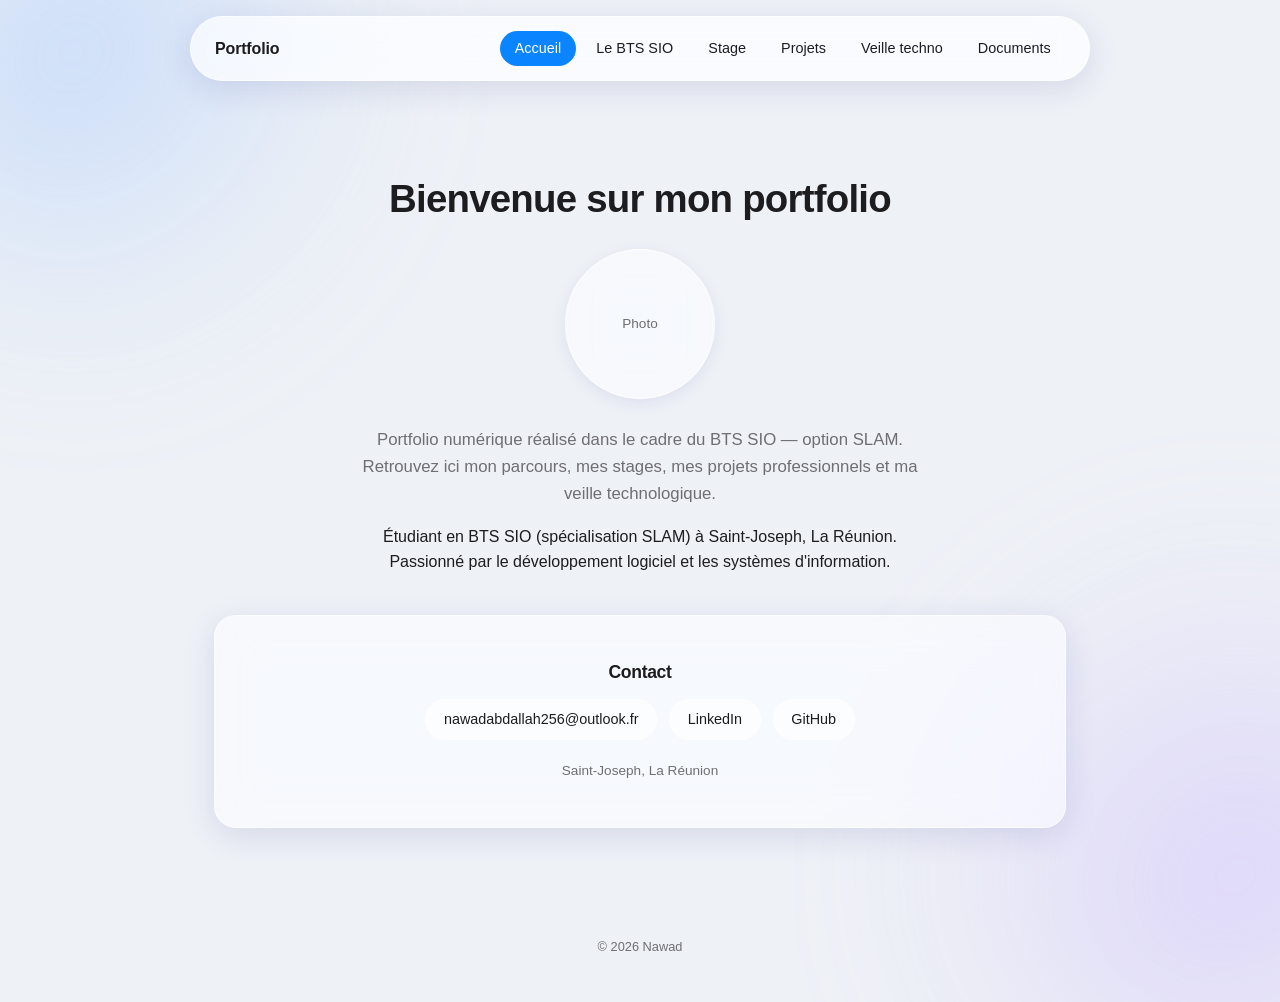
<file: index.html>
<!DOCTYPE html>
<html lang="fr">
<head>
    <meta charset="UTF-8">
    <meta name="viewport" content="width=device-width, initial-scale=1.0">
    <title>Portfolio — Nawad</title>
    <link rel="stylesheet" href="css/home.css">
</head>
<body>

<header class="site-header">
    <span class="site-header__name">Portfolio</span>
    <nav class="site-header__nav">
        <a href="index.html" class="active">Accueil</a>
        <a href="bts.html" class="">Le BTS SIO</a>
        <a href="stages.html" class="">Stage</a>
        <a href="projets.html" class="">Projets</a>
        <a href="veille.html" class="">Veille techno</a>
        <a href="documents.html" class="">Documents</a>
    </nav>
</header>

<main><section class="page page-home">
    <h1>Bienvenue sur mon portfolio</h1>

    <div class="home-photo">
        <div class="home-photo__placeholder">Photo</div>
    </div>

    <p class="home-description">Portfolio numérique réalisé dans le cadre du BTS SIO — option SLAM. Retrouvez ici mon parcours, mes stages, mes projets professionnels et ma veille technologique.</p>
    <p class="home-bio">Étudiant en BTS SIO (spécialisation SLAM) à Saint-Joseph, La Réunion. Passionné par le développement logiciel et les systèmes d&#039;information.</p>

    <div class="home-contact">
        <h2>Contact</h2>
        <ul class="contact-list">
            <li><a href="mailto:nawadabdallah256@outlook.fr">nawadabdallah256@outlook.fr</a></li>
            <li><a href="https://www.linkedin.com/in/nawad-abd" target="_blank" rel="noreferrer">LinkedIn</a></li>
            <li><a href="https://github.com/nawad256-code" target="_blank" rel="noreferrer">GitHub</a></li>
        </ul>
        <p class="home-location">Saint-Joseph, La Réunion</p>
    </div>
</section></main>

<footer class="site-footer">
    <p>&copy; 2026 Nawad</p>
</footer>

</body>
</html>
</file>
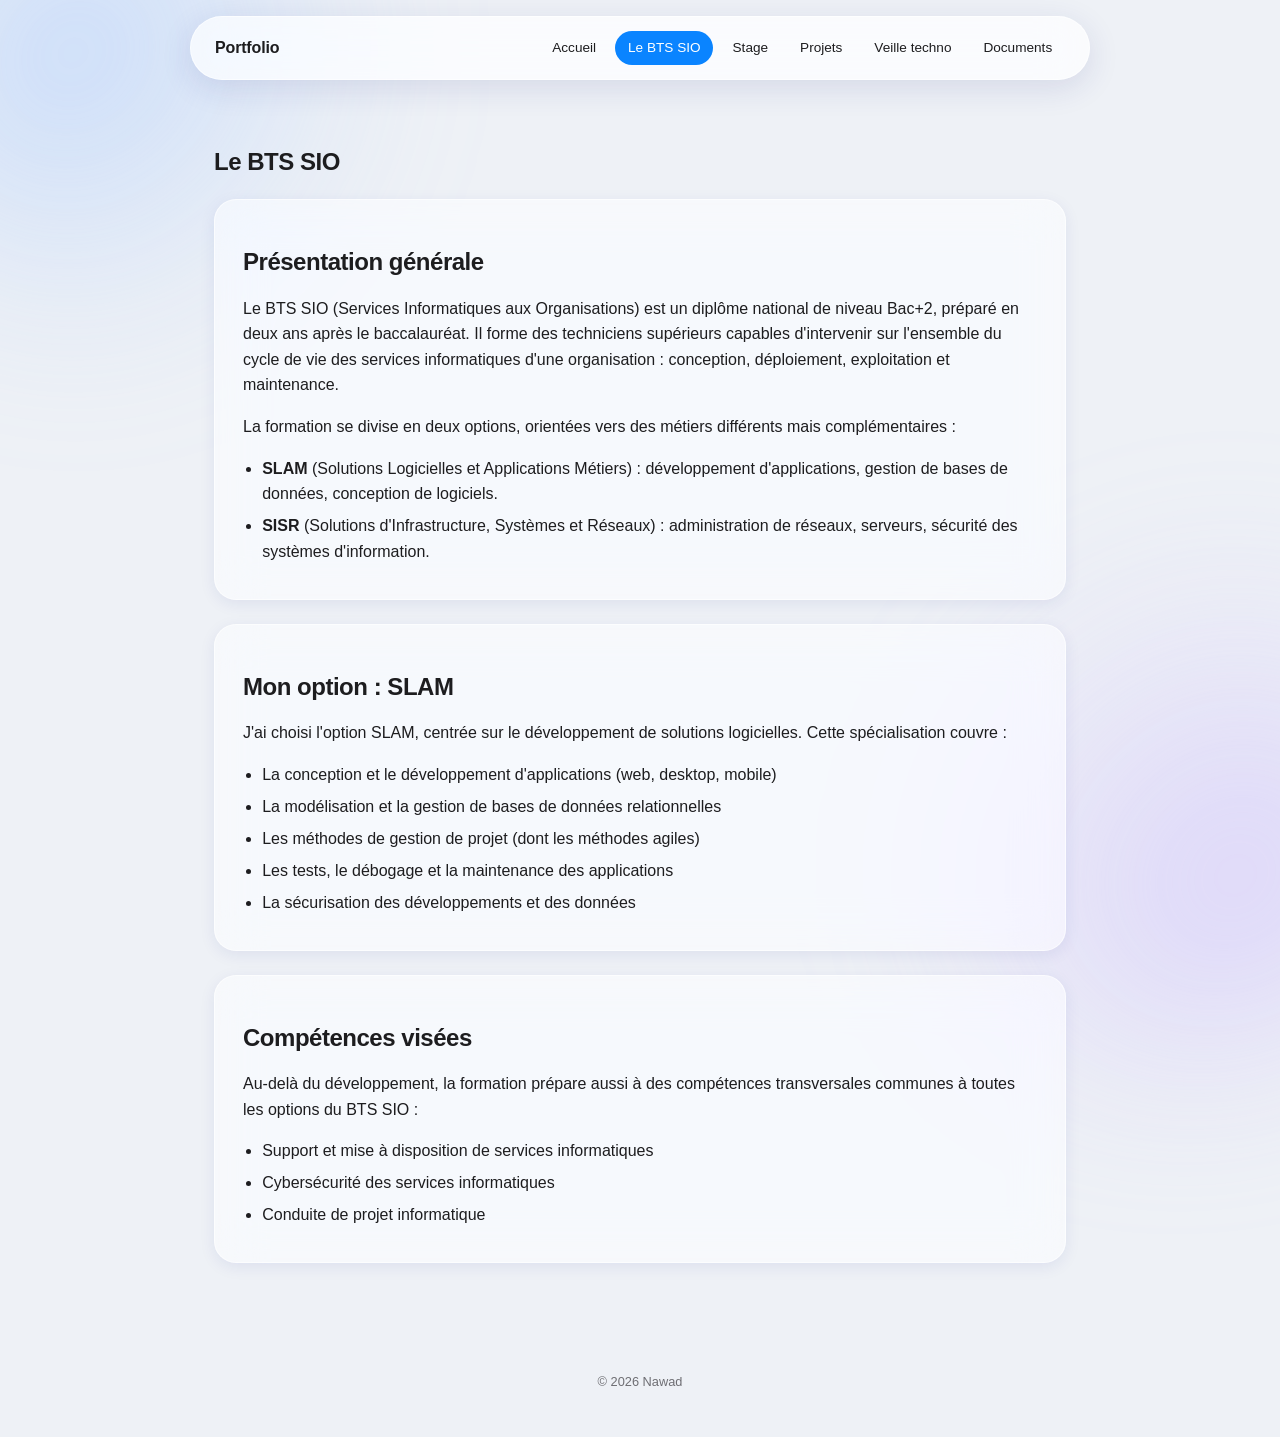
<file: bts.html>
<!DOCTYPE html>
<html lang="fr">
<head>
    <meta charset="UTF-8">
    <meta name="viewport" content="width=device-width, initial-scale=1.0">
    <title>Portfolio — Nawad</title>
    <link rel="stylesheet" href="css/bts.css">
</head>
<body>

<header class="site-header">
    <span class="site-header__name">Portfolio</span>
    <nav class="site-header__nav">
        <a href="index.html" class="">Accueil</a>
        <a href="bts.html" class="active">Le BTS SIO</a>
        <a href="stages.html" class="">Stage</a>
        <a href="projets.html" class="">Projets</a>
        <a href="veille.html" class="">Veille techno</a>
        <a href="documents.html" class="">Documents</a>
    </nav>
</header>

<main><section class="page">
    <h1>Le BTS SIO</h1>

    <div class="card">
        <h2>Présentation générale</h2>
        <p>Le BTS SIO (Services Informatiques aux Organisations) est un diplôme national de niveau Bac+2, préparé en deux ans après le baccalauréat. Il forme des techniciens supérieurs capables d'intervenir sur l'ensemble du cycle de vie des services informatiques d'une organisation : conception, déploiement, exploitation et maintenance.</p>
        <p>La formation se divise en deux options, orientées vers des métiers différents mais complémentaires :</p>
        <ul class="task-list">
            <li><strong>SLAM</strong> (Solutions Logicielles et Applications Métiers) : développement d'applications, gestion de bases de données, conception de logiciels.</li>
            <li><strong>SISR</strong> (Solutions d'Infrastructure, Systèmes et Réseaux) : administration de réseaux, serveurs, sécurité des systèmes d'information.</li>
        </ul>
    </div>

    <div class="card">
        <h2>Mon option : SLAM</h2>
        <p>J'ai choisi l'option SLAM, centrée sur le développement de solutions logicielles. Cette spécialisation couvre :</p>
        <ul class="task-list">
            <li>La conception et le développement d'applications (web, desktop, mobile)</li>
            <li>La modélisation et la gestion de bases de données relationnelles</li>
            <li>Les méthodes de gestion de projet (dont les méthodes agiles)</li>
            <li>Les tests, le débogage et la maintenance des applications</li>
            <li>La sécurisation des développements et des données</li>
        </ul>
    </div>

    <div class="card">
        <h2>Compétences visées</h2>
        <p>Au-delà du développement, la formation prépare aussi à des compétences transversales communes à toutes les options du BTS SIO :</p>
        <ul class="task-list">
            <li>Support et mise à disposition de services informatiques</li>
            <li>Cybersécurité des services informatiques</li>
            <li>Conduite de projet informatique</li>
        </ul>
    </div>
</section></main>

<footer class="site-footer">
    <p>&copy; 2026 Nawad</p>
</footer>

</body>
</html>
</file>
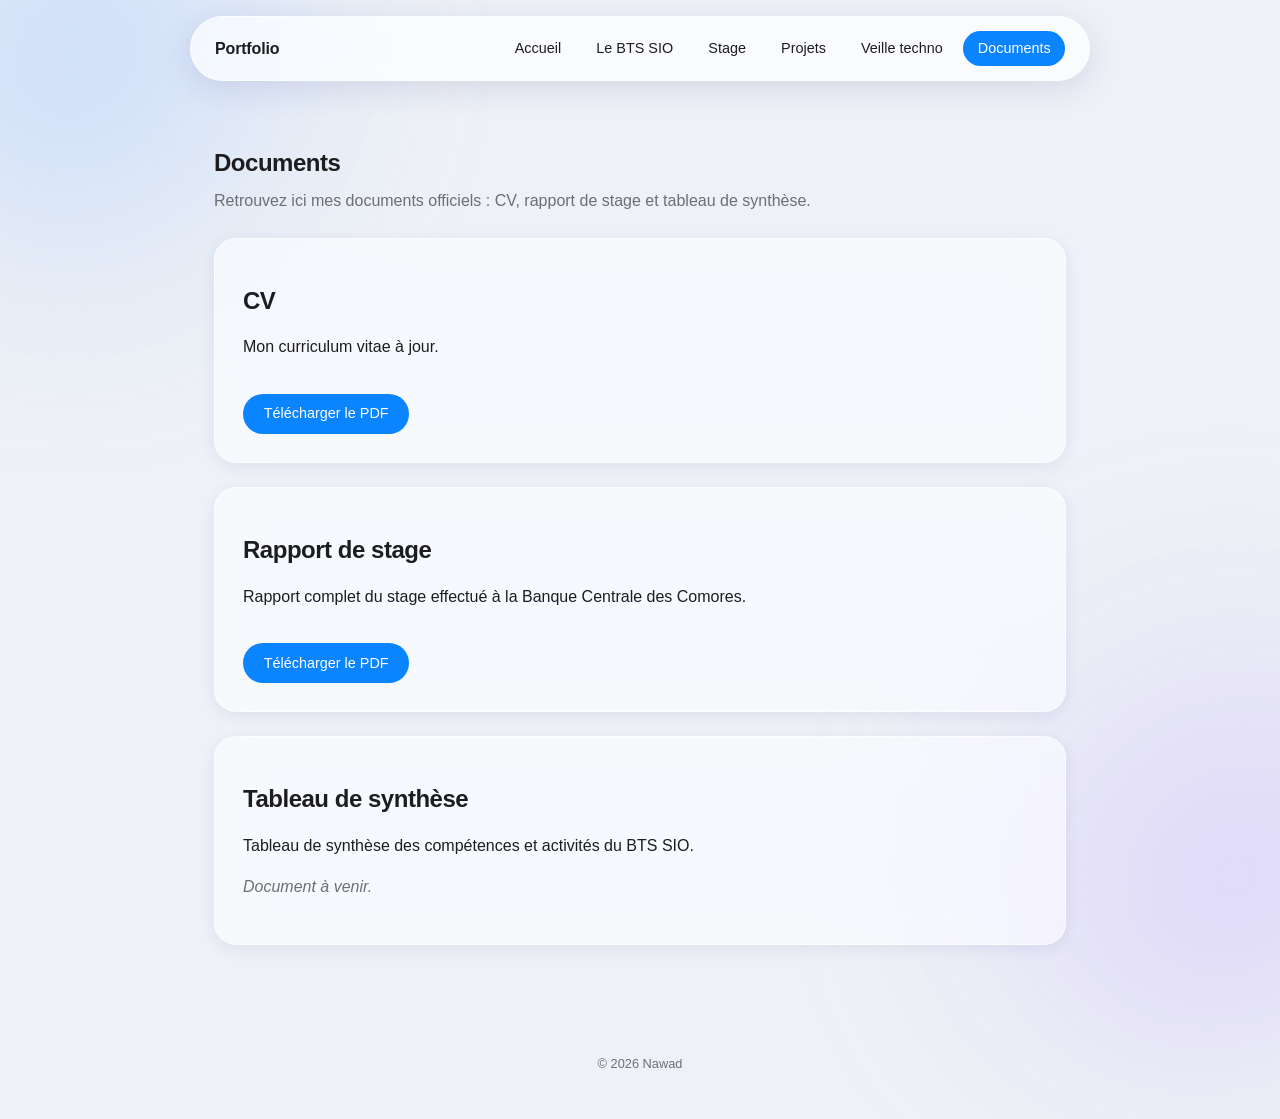
<file: documents.html>
<!DOCTYPE html>
<html lang="fr">
<head>
    <meta charset="UTF-8">
    <meta name="viewport" content="width=device-width, initial-scale=1.0">
    <title>Portfolio — Nawad</title>
    <link rel="stylesheet" href="css/documents.css">
</head>
<body>

<header class="site-header">
    <span class="site-header__name">Portfolio</span>
    <nav class="site-header__nav">
        <a href="index.html" class="">Accueil</a>
        <a href="bts.html" class="">Le BTS SIO</a>
        <a href="stages.html" class="">Stage</a>
        <a href="projets.html" class="">Projets</a>
        <a href="veille.html" class="">Veille techno</a>
        <a href="documents.html" class="active">Documents</a>
    </nav>
</header>

<main><section class="page">
    <h1>Documents</h1>
    <p class="page-intro">Retrouvez ici mes documents officiels : CV, rapport de stage et tableau de synthèse.</p>

    <div class="card-list">
                    <article class="card">
                <h2>CV</h2>
                <p>Mon curriculum vitae à jour.</p>

                                    <a class="doc-download" href="documents/cv-public.pdf" target="_blank" rel="noreferrer">
                        Télécharger le PDF
                    </a>
                            </article>
                    <article class="card">
                <h2>Rapport de stage</h2>
                <p>Rapport complet du stage effectué à la Banque Centrale des Comores.</p>

                                    <a class="doc-download" href="documents/rapport-stage.pdf.pdf" target="_blank" rel="noreferrer">
                        Télécharger le PDF
                    </a>
                            </article>
                    <article class="card">
                <h2>Tableau de synthèse</h2>
                <p>Tableau de synthèse des compétences et activités du BTS SIO.</p>

                                    <p class="card__empty">Document à venir.</p>
                            </article>
            </div>
</section></main>

<footer class="site-footer">
    <p>&copy; 2026 Nawad</p>
</footer>

</body>
</html>
</file>
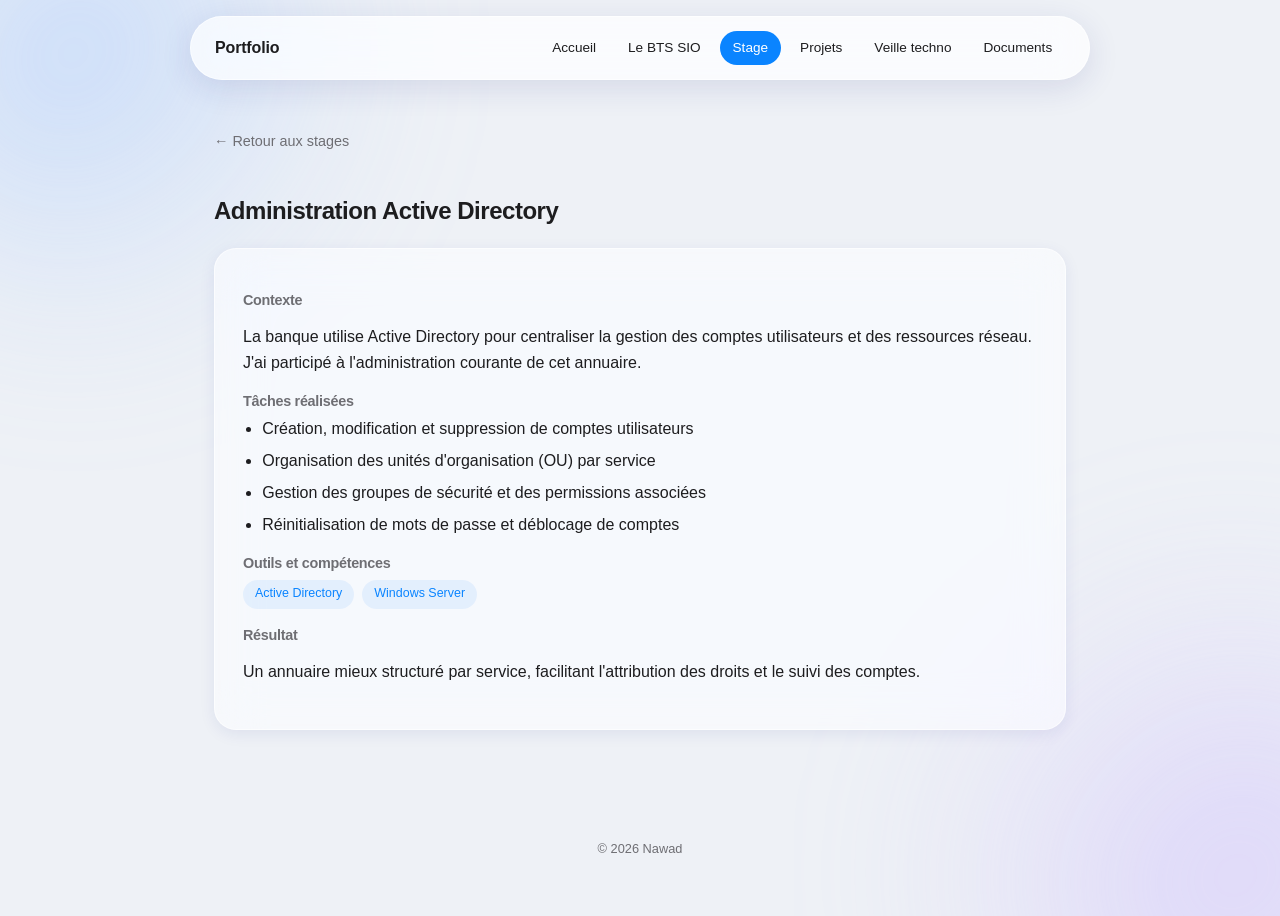
<file: mission-active-directory.html>
<!DOCTYPE html>
<html lang="fr">
<head>
    <meta charset="UTF-8">
    <meta name="viewport" content="width=device-width, initial-scale=1.0">
    <title>Portfolio — Nawad</title>
    <link rel="stylesheet" href="css/mission.css">
</head>
<body>

<header class="site-header">
    <span class="site-header__name">Portfolio</span>
    <nav class="site-header__nav">
        <a href="index.html" class="">Accueil</a>
        <a href="bts.html" class="">Le BTS SIO</a>
        <a href="stages.html" class="active">Stage</a>
        <a href="projets.html" class="">Projets</a>
        <a href="veille.html" class="">Veille techno</a>
        <a href="documents.html" class="">Documents</a>
    </nav>
</header>

<main><section class="page">
    <a href="stages.html" class="back-link">← Retour aux stages</a>

    <h1>Administration Active Directory</h1>

    <div class="card">
        <div class="card__block">
            <h3>Contexte</h3>
            <p>La banque utilise Active Directory pour centraliser la gestion des comptes utilisateurs et des ressources réseau. J&#039;ai participé à l&#039;administration courante de cet annuaire.</p>
        </div>

        <div class="card__block">
            <h3>Tâches réalisées</h3>
            <ul class="task-list">
                                    <li>Création, modification et suppression de comptes utilisateurs</li>
                                    <li>Organisation des unités d&#039;organisation (OU) par service</li>
                                    <li>Gestion des groupes de sécurité et des permissions associées</li>
                                    <li>Réinitialisation de mots de passe et déblocage de comptes</li>
                            </ul>
        </div>

        <div class="card__block">
            <h3>Outils et compétences</h3>
            <ul class="tag-list">
                                    <li>Active Directory</li>
                                    <li>Windows Server</li>
                            </ul>
        </div>

        <div class="card__block">
            <h3>Résultat</h3>
            <p>Un annuaire mieux structuré par service, facilitant l&#039;attribution des droits et le suivi des comptes.</p>
        </div>
    </div>
</section></main>

<footer class="site-footer">
    <p>&copy; 2026 Nawad</p>
</footer>

</body>
</html>
</file>
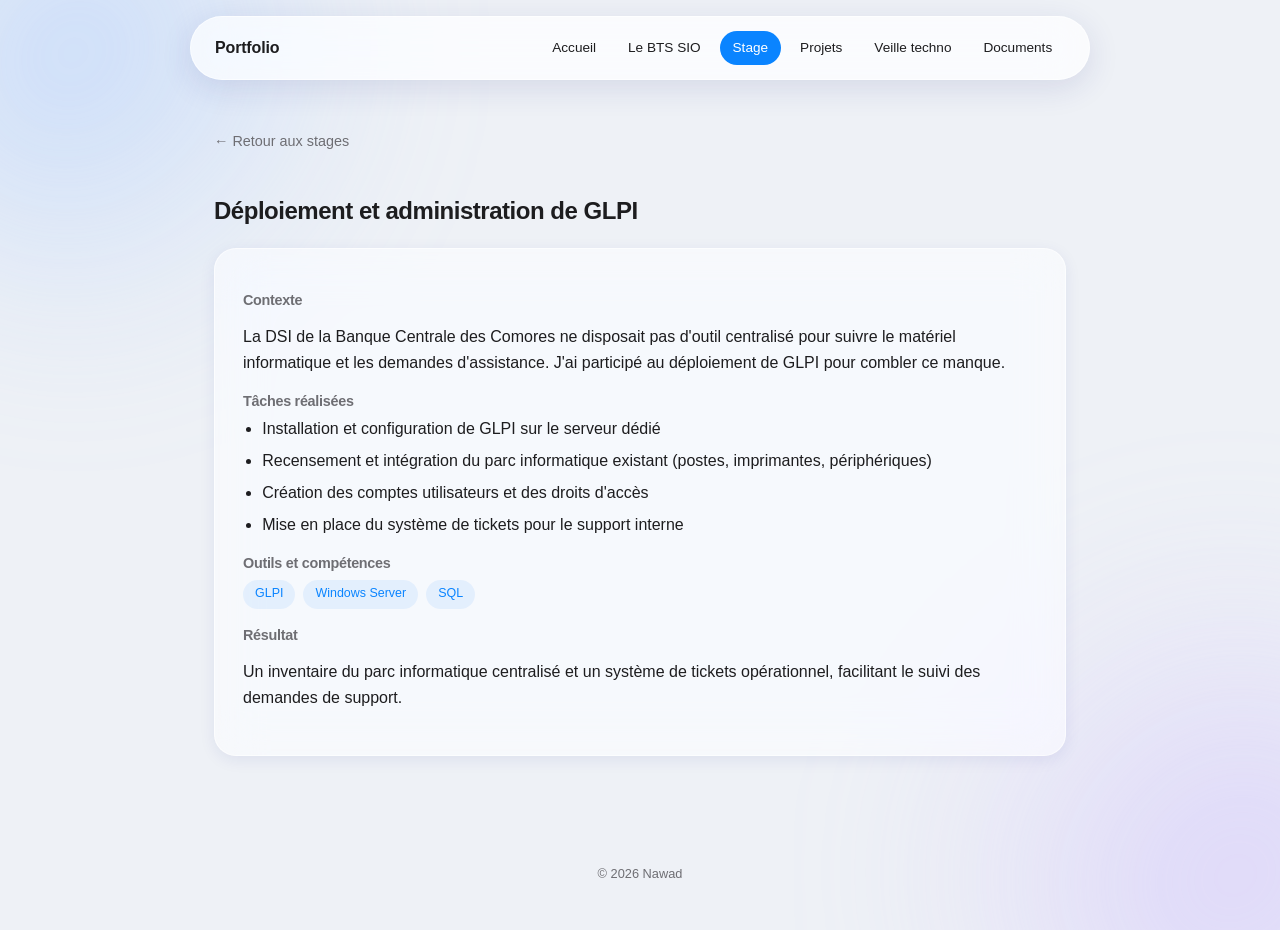
<file: mission-glpi.html>
<!DOCTYPE html>
<html lang="fr">
<head>
    <meta charset="UTF-8">
    <meta name="viewport" content="width=device-width, initial-scale=1.0">
    <title>Portfolio — Nawad</title>
    <link rel="stylesheet" href="css/mission.css">
</head>
<body>

<header class="site-header">
    <span class="site-header__name">Portfolio</span>
    <nav class="site-header__nav">
        <a href="index.html" class="">Accueil</a>
        <a href="bts.html" class="">Le BTS SIO</a>
        <a href="stages.html" class="active">Stage</a>
        <a href="projets.html" class="">Projets</a>
        <a href="veille.html" class="">Veille techno</a>
        <a href="documents.html" class="">Documents</a>
    </nav>
</header>

<main><section class="page">
    <a href="stages.html" class="back-link">← Retour aux stages</a>

    <h1>Déploiement et administration de GLPI</h1>

    <div class="card">
        <div class="card__block">
            <h3>Contexte</h3>
            <p>La DSI de la Banque Centrale des Comores ne disposait pas d&#039;outil centralisé pour suivre le matériel informatique et les demandes d&#039;assistance. J&#039;ai participé au déploiement de GLPI pour combler ce manque.</p>
        </div>

        <div class="card__block">
            <h3>Tâches réalisées</h3>
            <ul class="task-list">
                                    <li>Installation et configuration de GLPI sur le serveur dédié</li>
                                    <li>Recensement et intégration du parc informatique existant (postes, imprimantes, périphériques)</li>
                                    <li>Création des comptes utilisateurs et des droits d&#039;accès</li>
                                    <li>Mise en place du système de tickets pour le support interne</li>
                            </ul>
        </div>

        <div class="card__block">
            <h3>Outils et compétences</h3>
            <ul class="tag-list">
                                    <li>GLPI</li>
                                    <li>Windows Server</li>
                                    <li>SQL</li>
                            </ul>
        </div>

        <div class="card__block">
            <h3>Résultat</h3>
            <p>Un inventaire du parc informatique centralisé et un système de tickets opérationnel, facilitant le suivi des demandes de support.</p>
        </div>
    </div>
</section></main>

<footer class="site-footer">
    <p>&copy; 2026 Nawad</p>
</footer>

</body>
</html>
</file>
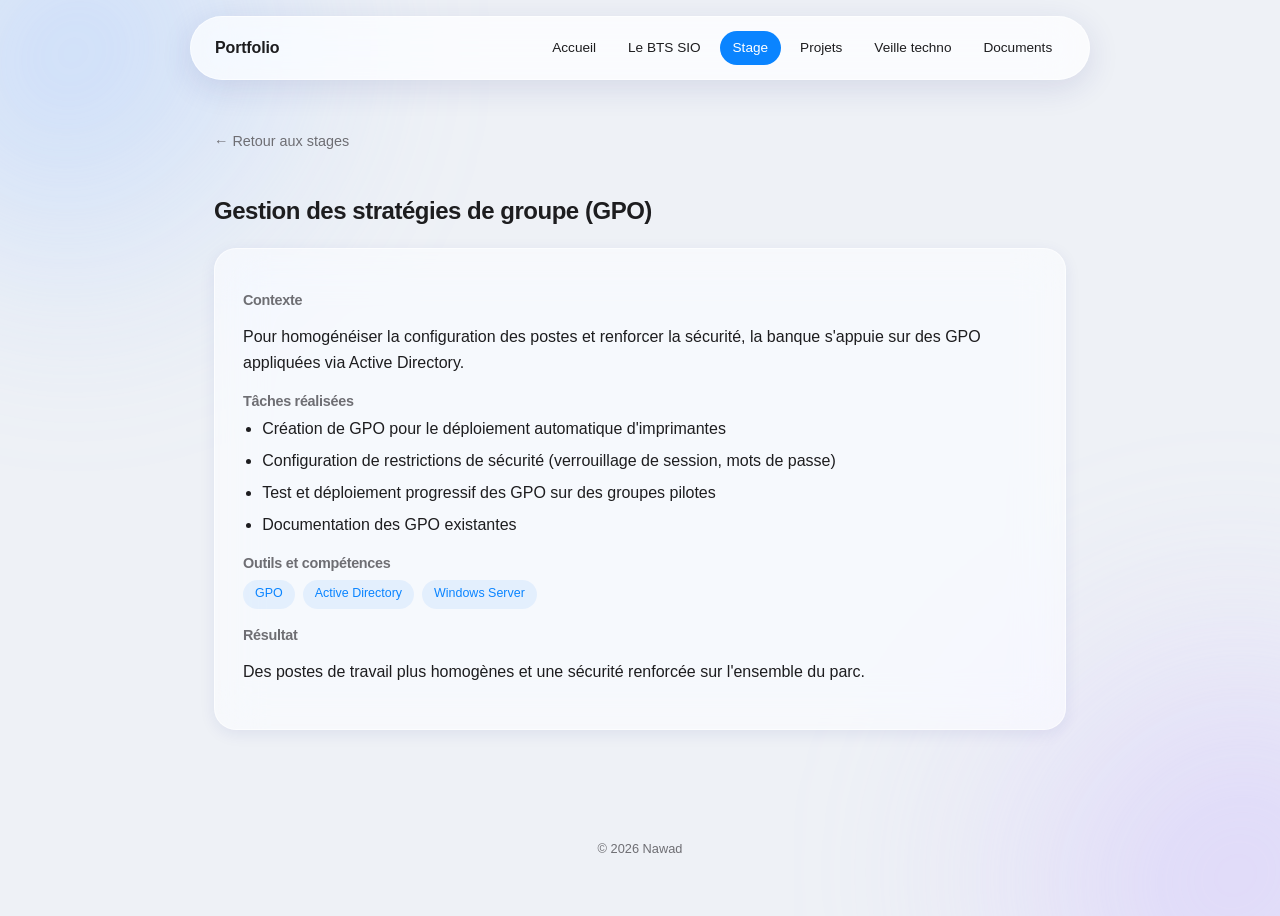
<file: mission-gpo.html>
<!DOCTYPE html>
<html lang="fr">
<head>
    <meta charset="UTF-8">
    <meta name="viewport" content="width=device-width, initial-scale=1.0">
    <title>Portfolio — Nawad</title>
    <link rel="stylesheet" href="css/mission.css">
</head>
<body>

<header class="site-header">
    <span class="site-header__name">Portfolio</span>
    <nav class="site-header__nav">
        <a href="index.html" class="">Accueil</a>
        <a href="bts.html" class="">Le BTS SIO</a>
        <a href="stages.html" class="active">Stage</a>
        <a href="projets.html" class="">Projets</a>
        <a href="veille.html" class="">Veille techno</a>
        <a href="documents.html" class="">Documents</a>
    </nav>
</header>

<main><section class="page">
    <a href="stages.html" class="back-link">← Retour aux stages</a>

    <h1>Gestion des stratégies de groupe (GPO)</h1>

    <div class="card">
        <div class="card__block">
            <h3>Contexte</h3>
            <p>Pour homogénéiser la configuration des postes et renforcer la sécurité, la banque s&#039;appuie sur des GPO appliquées via Active Directory.</p>
        </div>

        <div class="card__block">
            <h3>Tâches réalisées</h3>
            <ul class="task-list">
                                    <li>Création de GPO pour le déploiement automatique d&#039;imprimantes</li>
                                    <li>Configuration de restrictions de sécurité (verrouillage de session, mots de passe)</li>
                                    <li>Test et déploiement progressif des GPO sur des groupes pilotes</li>
                                    <li>Documentation des GPO existantes</li>
                            </ul>
        </div>

        <div class="card__block">
            <h3>Outils et compétences</h3>
            <ul class="tag-list">
                                    <li>GPO</li>
                                    <li>Active Directory</li>
                                    <li>Windows Server</li>
                            </ul>
        </div>

        <div class="card__block">
            <h3>Résultat</h3>
            <p>Des postes de travail plus homogènes et une sécurité renforcée sur l&#039;ensemble du parc.</p>
        </div>
    </div>
</section></main>

<footer class="site-footer">
    <p>&copy; 2026 Nawad</p>
</footer>

</body>
</html>
</file>
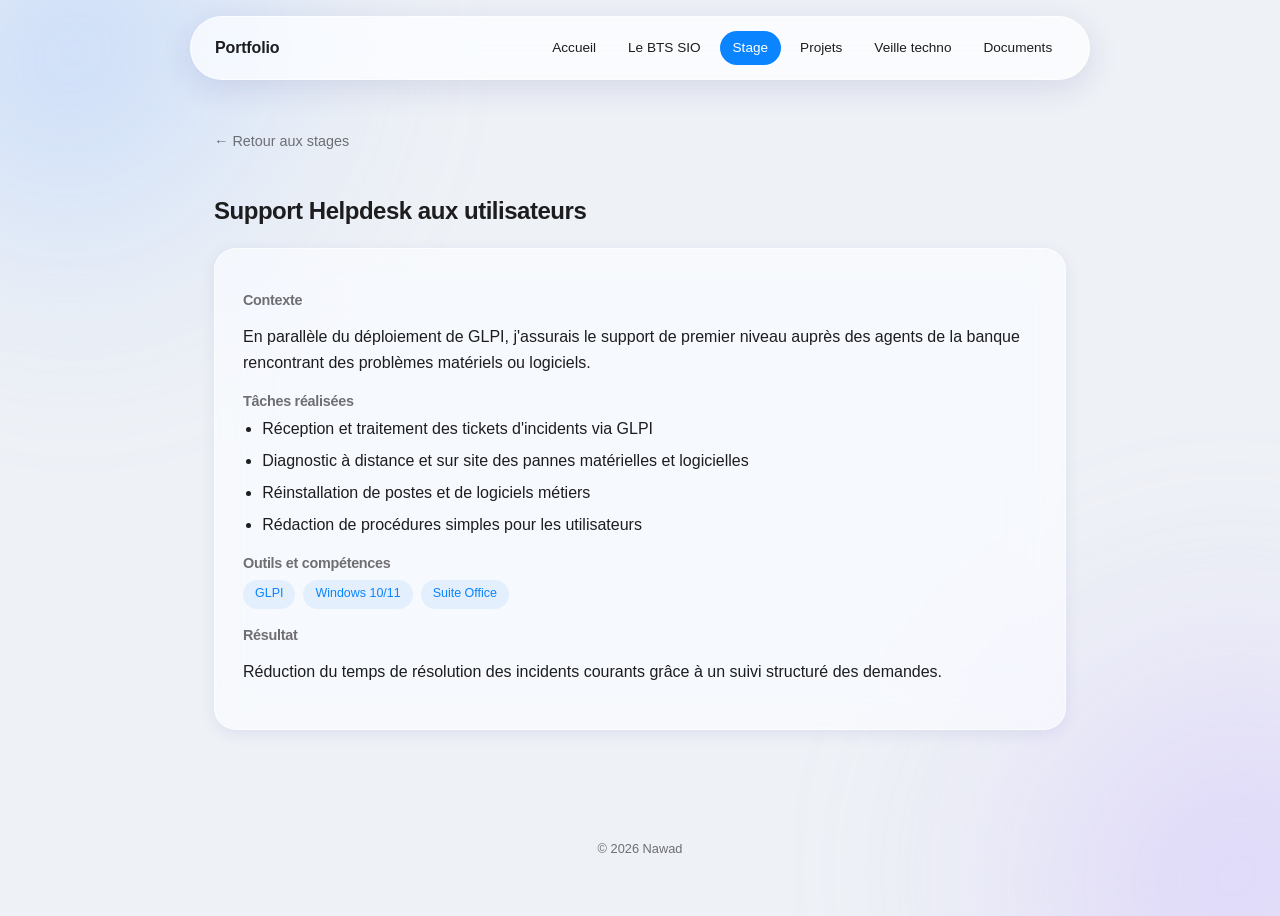
<file: mission-helpdesk.html>
<!DOCTYPE html>
<html lang="fr">
<head>
    <meta charset="UTF-8">
    <meta name="viewport" content="width=device-width, initial-scale=1.0">
    <title>Portfolio — Nawad</title>
    <link rel="stylesheet" href="css/mission.css">
</head>
<body>

<header class="site-header">
    <span class="site-header__name">Portfolio</span>
    <nav class="site-header__nav">
        <a href="index.html" class="">Accueil</a>
        <a href="bts.html" class="">Le BTS SIO</a>
        <a href="stages.html" class="active">Stage</a>
        <a href="projets.html" class="">Projets</a>
        <a href="veille.html" class="">Veille techno</a>
        <a href="documents.html" class="">Documents</a>
    </nav>
</header>

<main><section class="page">
    <a href="stages.html" class="back-link">← Retour aux stages</a>

    <h1>Support Helpdesk aux utilisateurs</h1>

    <div class="card">
        <div class="card__block">
            <h3>Contexte</h3>
            <p>En parallèle du déploiement de GLPI, j&#039;assurais le support de premier niveau auprès des agents de la banque rencontrant des problèmes matériels ou logiciels.</p>
        </div>

        <div class="card__block">
            <h3>Tâches réalisées</h3>
            <ul class="task-list">
                                    <li>Réception et traitement des tickets d&#039;incidents via GLPI</li>
                                    <li>Diagnostic à distance et sur site des pannes matérielles et logicielles</li>
                                    <li>Réinstallation de postes et de logiciels métiers</li>
                                    <li>Rédaction de procédures simples pour les utilisateurs</li>
                            </ul>
        </div>

        <div class="card__block">
            <h3>Outils et compétences</h3>
            <ul class="tag-list">
                                    <li>GLPI</li>
                                    <li>Windows 10/11</li>
                                    <li>Suite Office</li>
                            </ul>
        </div>

        <div class="card__block">
            <h3>Résultat</h3>
            <p>Réduction du temps de résolution des incidents courants grâce à un suivi structuré des demandes.</p>
        </div>
    </div>
</section></main>

<footer class="site-footer">
    <p>&copy; 2026 Nawad</p>
</footer>

</body>
</html>
</file>
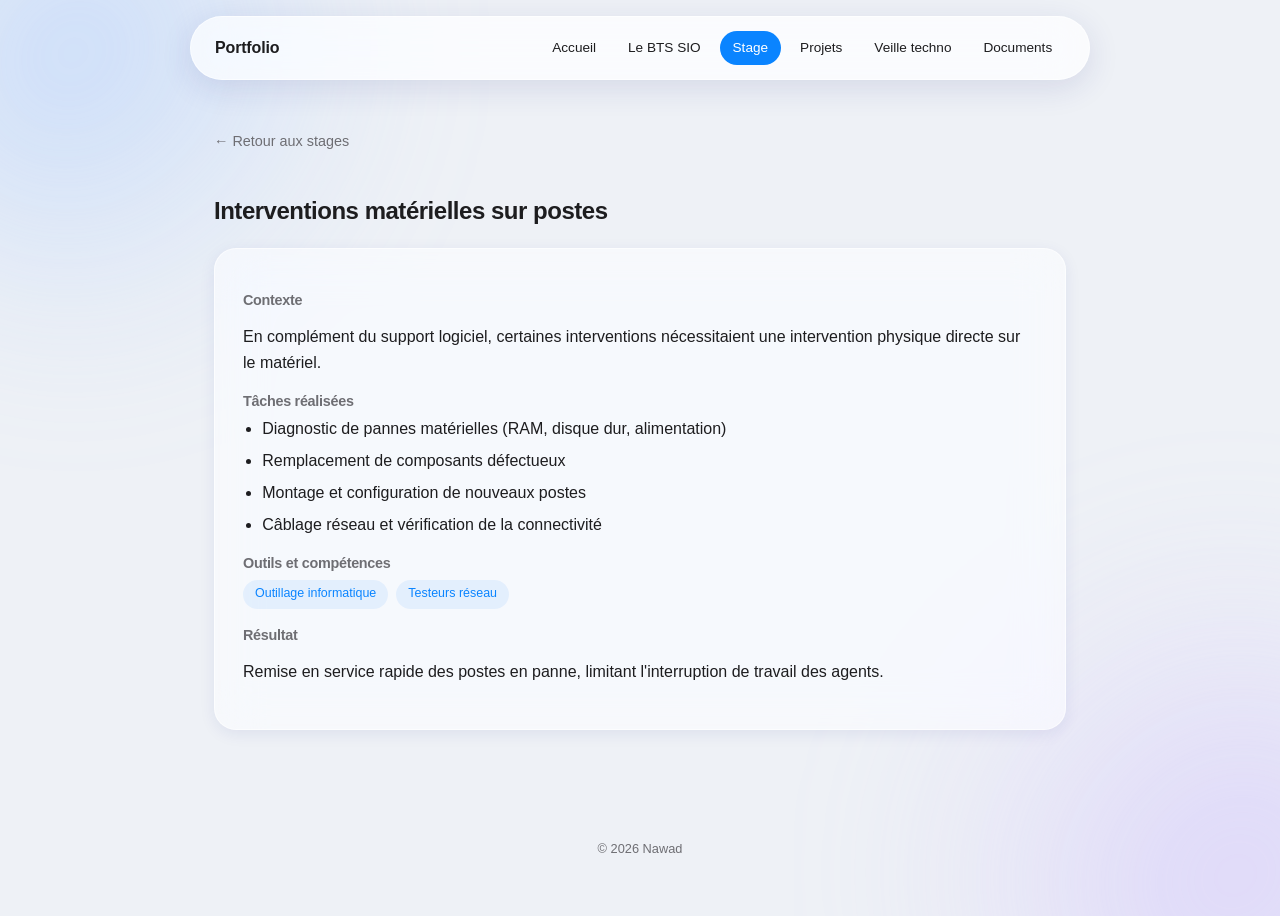
<file: mission-materiel.html>
<!DOCTYPE html>
<html lang="fr">
<head>
    <meta charset="UTF-8">
    <meta name="viewport" content="width=device-width, initial-scale=1.0">
    <title>Portfolio — Nawad</title>
    <link rel="stylesheet" href="css/mission.css">
</head>
<body>

<header class="site-header">
    <span class="site-header__name">Portfolio</span>
    <nav class="site-header__nav">
        <a href="index.html" class="">Accueil</a>
        <a href="bts.html" class="">Le BTS SIO</a>
        <a href="stages.html" class="active">Stage</a>
        <a href="projets.html" class="">Projets</a>
        <a href="veille.html" class="">Veille techno</a>
        <a href="documents.html" class="">Documents</a>
    </nav>
</header>

<main><section class="page">
    <a href="stages.html" class="back-link">← Retour aux stages</a>

    <h1>Interventions matérielles sur postes</h1>

    <div class="card">
        <div class="card__block">
            <h3>Contexte</h3>
            <p>En complément du support logiciel, certaines interventions nécessitaient une intervention physique directe sur le matériel.</p>
        </div>

        <div class="card__block">
            <h3>Tâches réalisées</h3>
            <ul class="task-list">
                                    <li>Diagnostic de pannes matérielles (RAM, disque dur, alimentation)</li>
                                    <li>Remplacement de composants défectueux</li>
                                    <li>Montage et configuration de nouveaux postes</li>
                                    <li>Câblage réseau et vérification de la connectivité</li>
                            </ul>
        </div>

        <div class="card__block">
            <h3>Outils et compétences</h3>
            <ul class="tag-list">
                                    <li>Outillage informatique</li>
                                    <li>Testeurs réseau</li>
                            </ul>
        </div>

        <div class="card__block">
            <h3>Résultat</h3>
            <p>Remise en service rapide des postes en panne, limitant l&#039;interruption de travail des agents.</p>
        </div>
    </div>
</section></main>

<footer class="site-footer">
    <p>&copy; 2026 Nawad</p>
</footer>

</body>
</html>
</file>
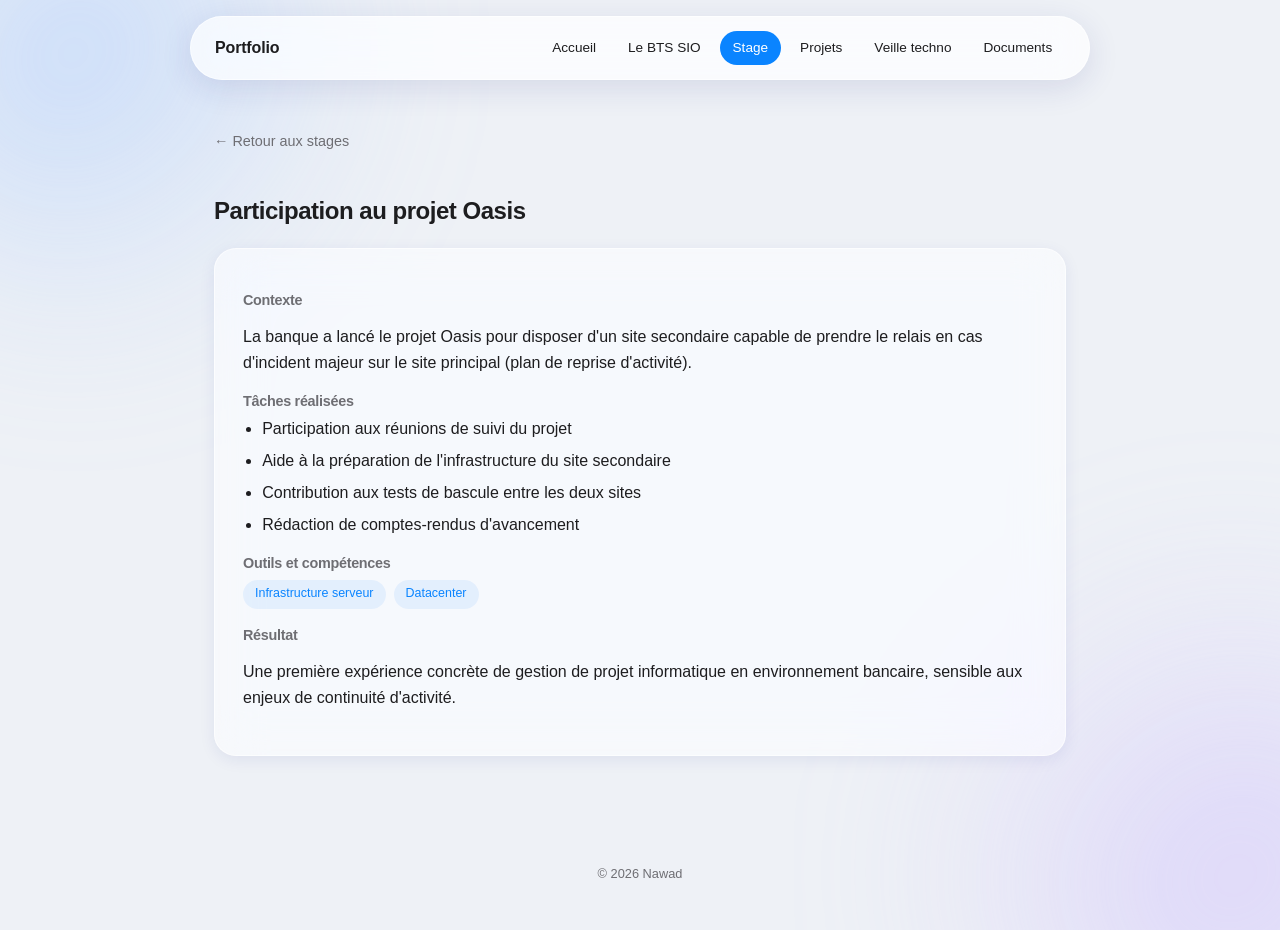
<file: mission-oasis.html>
<!DOCTYPE html>
<html lang="fr">
<head>
    <meta charset="UTF-8">
    <meta name="viewport" content="width=device-width, initial-scale=1.0">
    <title>Portfolio — Nawad</title>
    <link rel="stylesheet" href="css/mission.css">
</head>
<body>

<header class="site-header">
    <span class="site-header__name">Portfolio</span>
    <nav class="site-header__nav">
        <a href="index.html" class="">Accueil</a>
        <a href="bts.html" class="">Le BTS SIO</a>
        <a href="stages.html" class="active">Stage</a>
        <a href="projets.html" class="">Projets</a>
        <a href="veille.html" class="">Veille techno</a>
        <a href="documents.html" class="">Documents</a>
    </nav>
</header>

<main><section class="page">
    <a href="stages.html" class="back-link">← Retour aux stages</a>

    <h1>Participation au projet Oasis</h1>

    <div class="card">
        <div class="card__block">
            <h3>Contexte</h3>
            <p>La banque a lancé le projet Oasis pour disposer d&#039;un site secondaire capable de prendre le relais en cas d&#039;incident majeur sur le site principal (plan de reprise d&#039;activité).</p>
        </div>

        <div class="card__block">
            <h3>Tâches réalisées</h3>
            <ul class="task-list">
                                    <li>Participation aux réunions de suivi du projet</li>
                                    <li>Aide à la préparation de l&#039;infrastructure du site secondaire</li>
                                    <li>Contribution aux tests de bascule entre les deux sites</li>
                                    <li>Rédaction de comptes-rendus d&#039;avancement</li>
                            </ul>
        </div>

        <div class="card__block">
            <h3>Outils et compétences</h3>
            <ul class="tag-list">
                                    <li>Infrastructure serveur</li>
                                    <li>Datacenter</li>
                            </ul>
        </div>

        <div class="card__block">
            <h3>Résultat</h3>
            <p>Une première expérience concrète de gestion de projet informatique en environnement bancaire, sensible aux enjeux de continuité d&#039;activité.</p>
        </div>
    </div>
</section></main>

<footer class="site-footer">
    <p>&copy; 2026 Nawad</p>
</footer>

</body>
</html>
</file>
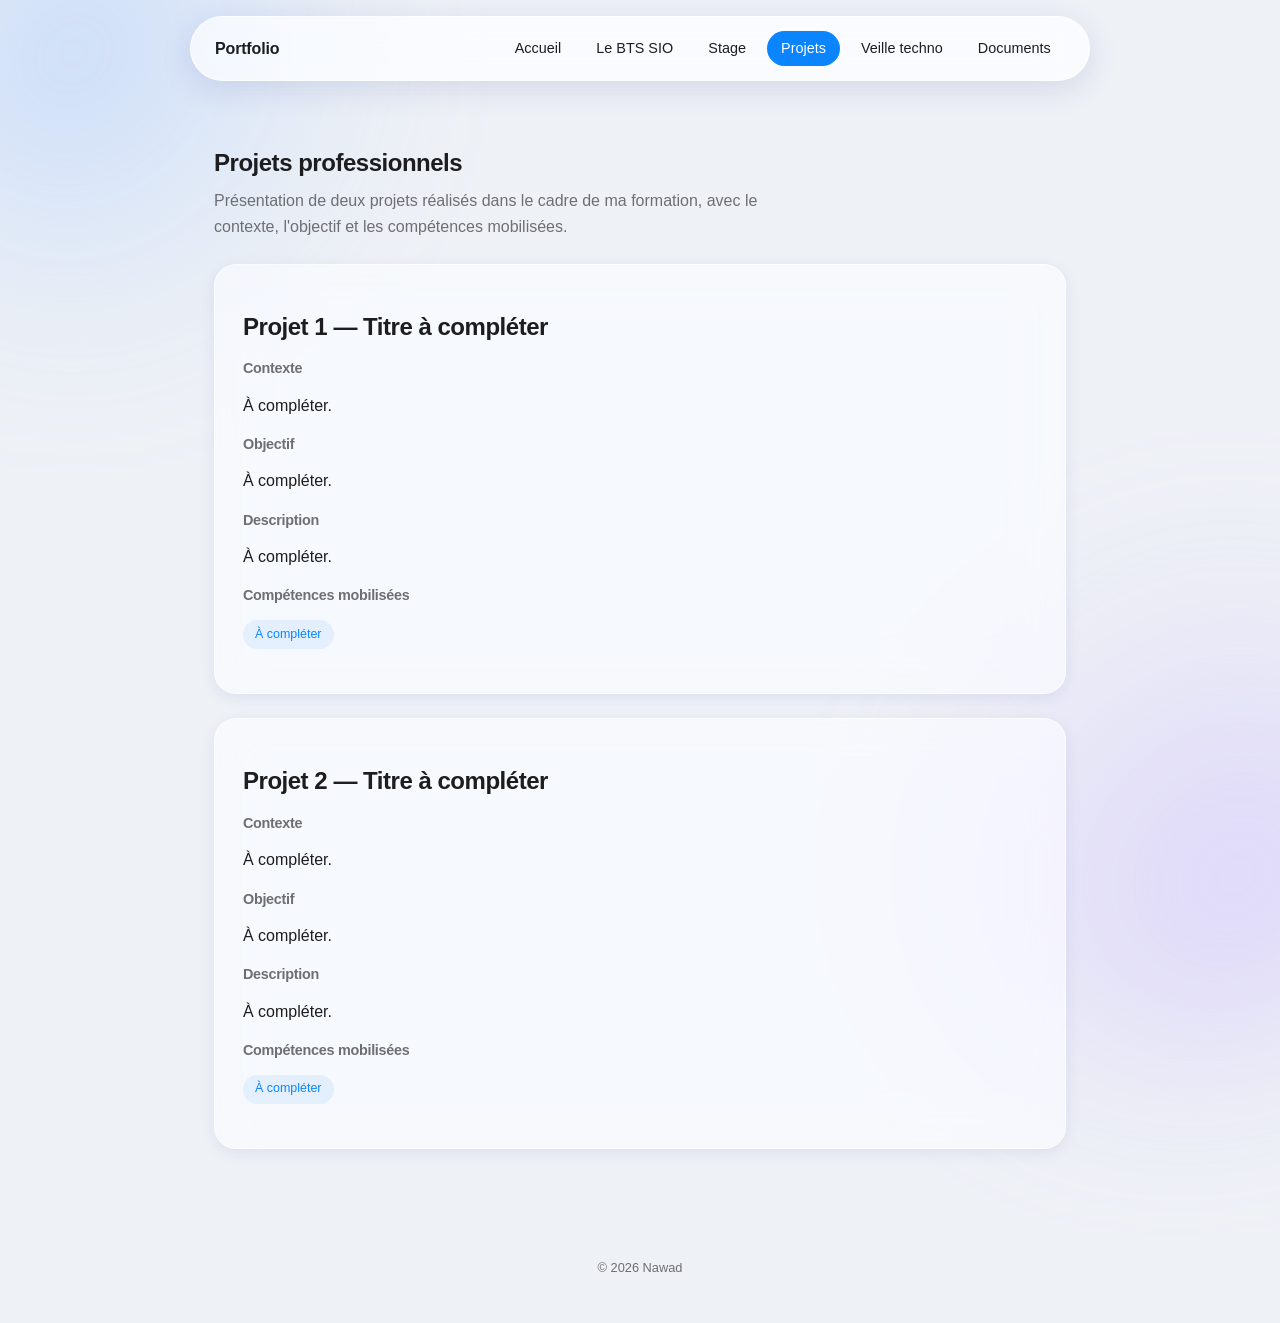
<file: projets.html>
<!DOCTYPE html>
<html lang="fr">
<head>
    <meta charset="UTF-8">
    <meta name="viewport" content="width=device-width, initial-scale=1.0">
    <title>Portfolio — Nawad</title>
    <link rel="stylesheet" href="css/projets.css">
</head>
<body>

<header class="site-header">
    <span class="site-header__name">Portfolio</span>
    <nav class="site-header__nav">
        <a href="index.html" class="">Accueil</a>
        <a href="bts.html" class="">Le BTS SIO</a>
        <a href="stages.html" class="">Stage</a>
        <a href="projets.html" class="active">Projets</a>
        <a href="veille.html" class="">Veille techno</a>
        <a href="documents.html" class="">Documents</a>
    </nav>
</header>

<main><section class="page">
    <h1>Projets professionnels</h1>
    <p class="page-intro">Présentation de deux projets réalisés dans le cadre de ma formation, avec le contexte, l'objectif et les compétences mobilisées.</p>

    <div class="card-list">
                    <article class="card">
                <h2>Projet 1 — Titre à compléter</h2>

                <div class="card__block">
                    <h3>Contexte</h3>
                    <p>À compléter.</p>
                </div>

                <div class="card__block">
                    <h3>Objectif</h3>
                    <p>À compléter.</p>
                </div>

                <div class="card__block">
                    <h3>Description</h3>
                    <p>À compléter.</p>
                </div>

                <div class="card__block">
                    <h3>Compétences mobilisées</h3>
                    <ul class="tag-list">
                                                    <li>À compléter</li>
                                            </ul>
                </div>
            </article>
                    <article class="card">
                <h2>Projet 2 — Titre à compléter</h2>

                <div class="card__block">
                    <h3>Contexte</h3>
                    <p>À compléter.</p>
                </div>

                <div class="card__block">
                    <h3>Objectif</h3>
                    <p>À compléter.</p>
                </div>

                <div class="card__block">
                    <h3>Description</h3>
                    <p>À compléter.</p>
                </div>

                <div class="card__block">
                    <h3>Compétences mobilisées</h3>
                    <ul class="tag-list">
                                                    <li>À compléter</li>
                                            </ul>
                </div>
            </article>
            </div>
</section></main>

<footer class="site-footer">
    <p>&copy; 2026 Nawad</p>
</footer>

</body>
</html>
</file>
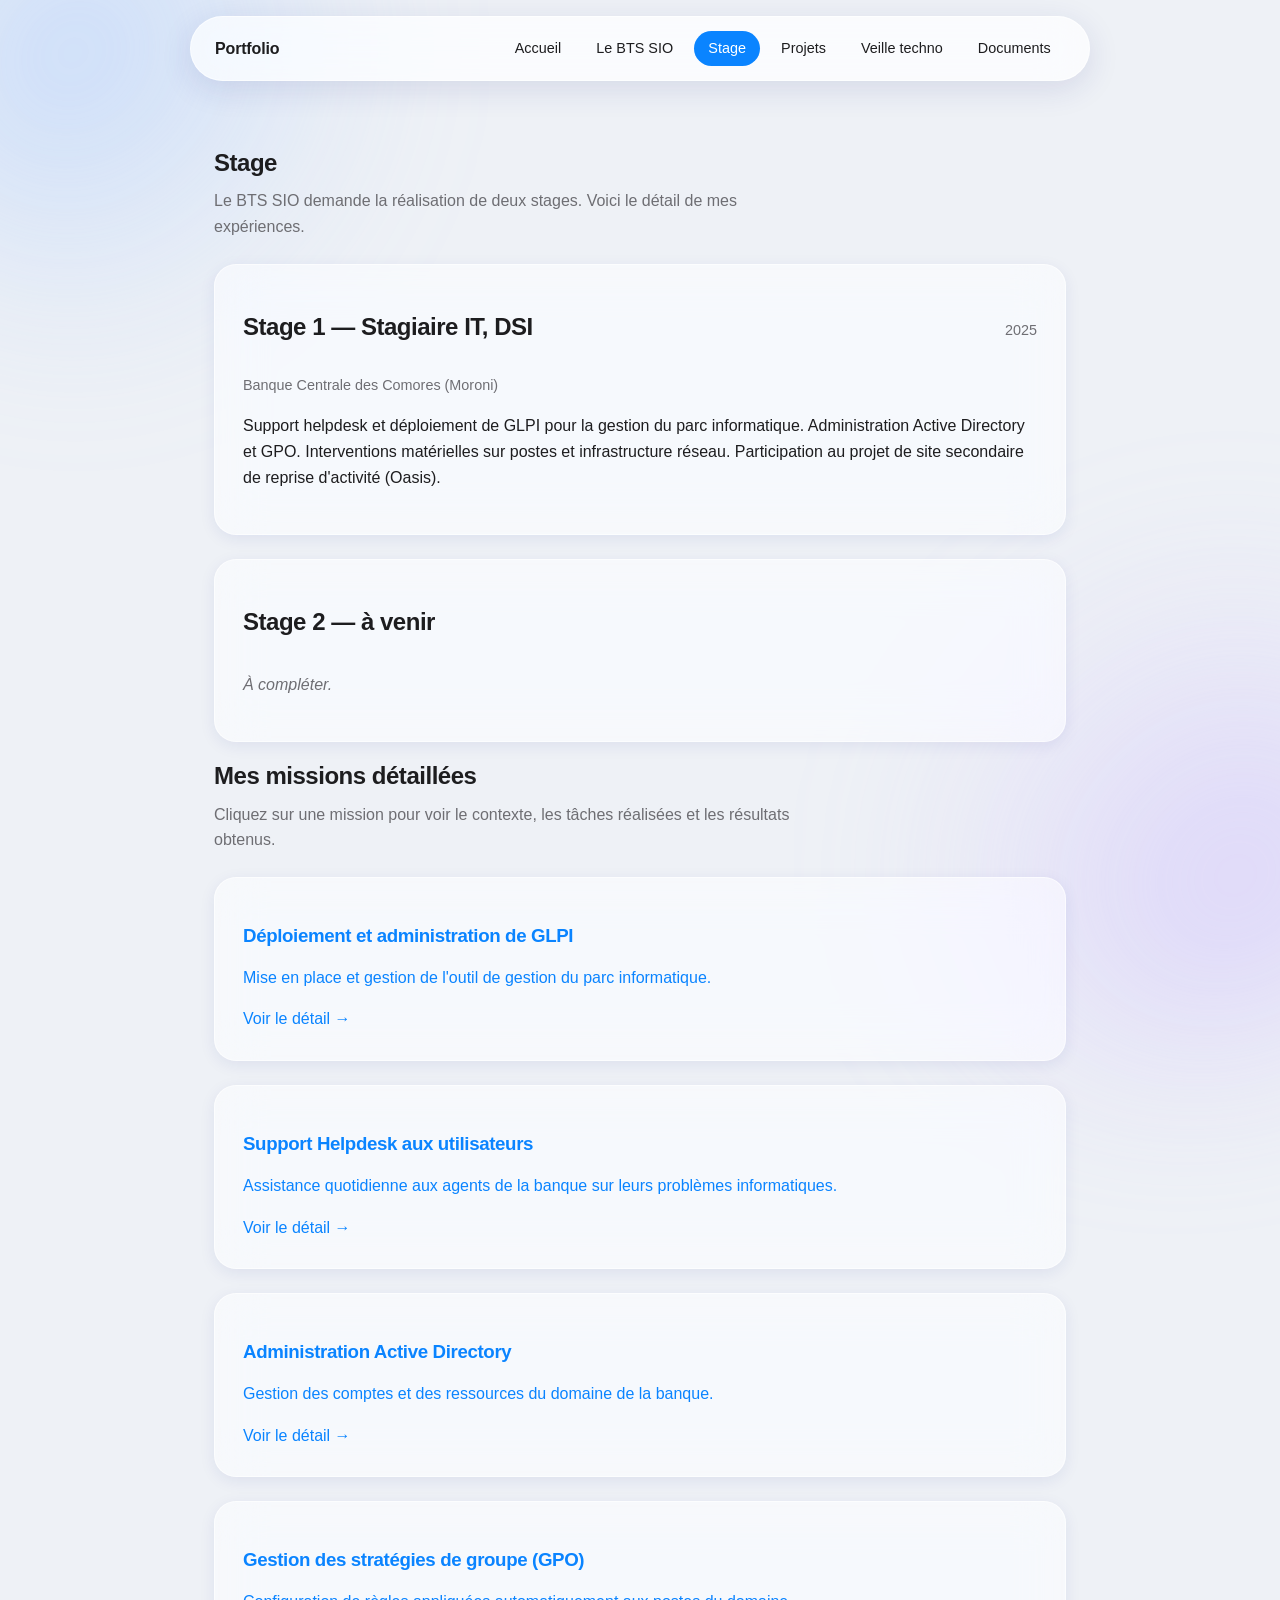
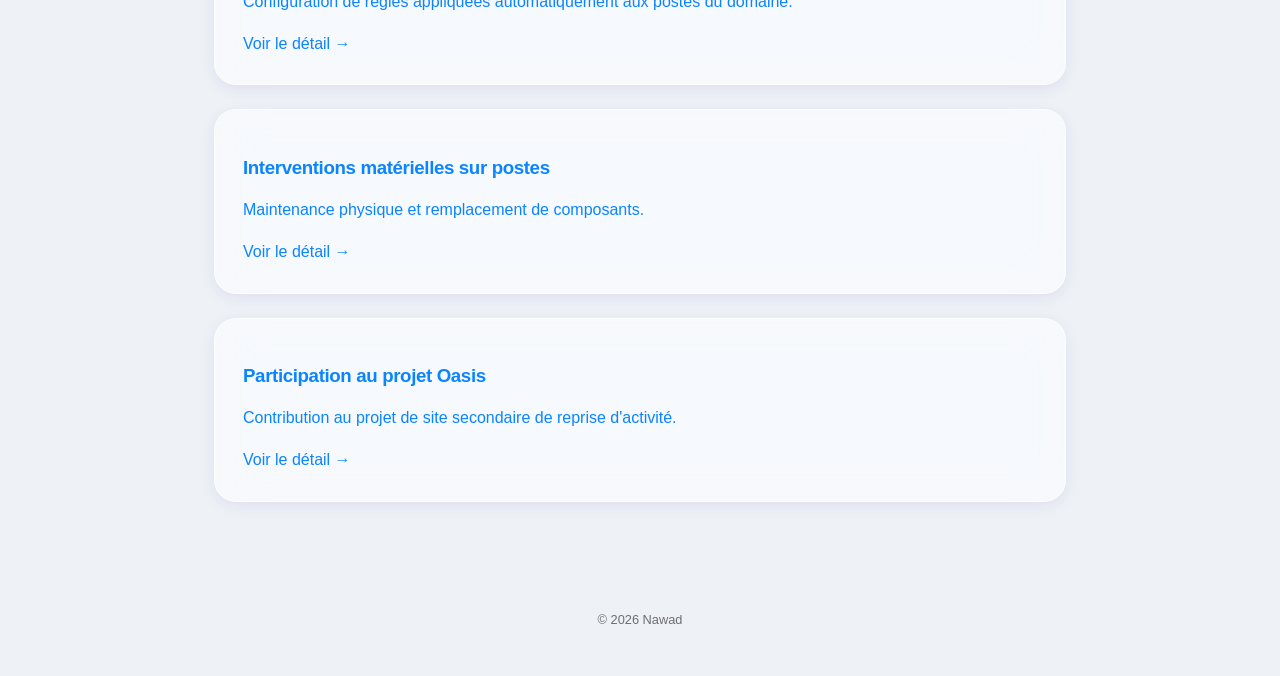
<file: stages.html>
<!DOCTYPE html>
<html lang="fr">
<head>
    <meta charset="UTF-8">
    <meta name="viewport" content="width=device-width, initial-scale=1.0">
    <title>Portfolio — Nawad</title>
    <link rel="stylesheet" href="css/Stages.css">
</head>
<body>

<header class="site-header">
    <span class="site-header__name">Portfolio</span>
    <nav class="site-header__nav">
        <a href="index.html" class="">Accueil</a>
        <a href="bts.html" class="">Le BTS SIO</a>
        <a href="stages.html" class="active">Stage</a>
        <a href="projets.html" class="">Projets</a>
        <a href="veille.html" class="">Veille techno</a>
        <a href="documents.html" class="">Documents</a>
    </nav>
</header>

<main><section class="page">
    <h1>Stage</h1>
    <p class="page-intro">Le BTS SIO demande la réalisation de deux stages. Voici le détail de mes expériences.</p>

    <div class="card-list">
                    <article class="card">
                <div class="card__head">
                    <h2>Stage 1 — Stagiaire IT, DSI</h2>
                                            <span class="card__period">2025</span>
                                    </div>

                                    <p class="card__org">Banque Centrale des Comores (Moroni)</p>
                
                                    <p>Support helpdesk et déploiement de GLPI pour la gestion du parc informatique. Administration Active Directory et GPO. Interventions matérielles sur postes et infrastructure réseau. Participation au projet de site secondaire de reprise d&#039;activité (Oasis).</p>
                            </article>
                    <article class="card">
                <div class="card__head">
                    <h2>Stage 2 — à venir</h2>
                                    </div>

                
                                    <p class="card__empty">À compléter.</p>
                            </article>
            </div>

    <h2 class="section-subtitle">Mes missions détaillées</h2>
    <p class="page-intro">Cliquez sur une mission pour voir le contexte, les tâches réalisées et les résultats obtenus.</p>

    <div class="card-list">
                    <a href="mission-glpi.html" class="card card--link">
                <h3>Déploiement et administration de GLPI</h3>
                <p>Mise en place et gestion de l&#039;outil de gestion du parc informatique.</p>
                <span class="card__more">Voir le détail →</span>
            </a>
                    <a href="mission-helpdesk.html" class="card card--link">
                <h3>Support Helpdesk aux utilisateurs</h3>
                <p>Assistance quotidienne aux agents de la banque sur leurs problèmes informatiques.</p>
                <span class="card__more">Voir le détail →</span>
            </a>
                    <a href="mission-active-directory.html" class="card card--link">
                <h3>Administration Active Directory</h3>
                <p>Gestion des comptes et des ressources du domaine de la banque.</p>
                <span class="card__more">Voir le détail →</span>
            </a>
                    <a href="mission-gpo.html" class="card card--link">
                <h3>Gestion des stratégies de groupe (GPO)</h3>
                <p>Configuration de règles appliquées automatiquement aux postes du domaine.</p>
                <span class="card__more">Voir le détail →</span>
            </a>
                    <a href="mission-materiel.html" class="card card--link">
                <h3>Interventions matérielles sur postes</h3>
                <p>Maintenance physique et remplacement de composants.</p>
                <span class="card__more">Voir le détail →</span>
            </a>
                    <a href="mission-oasis.html" class="card card--link">
                <h3>Participation au projet Oasis</h3>
                <p>Contribution au projet de site secondaire de reprise d&#039;activité.</p>
                <span class="card__more">Voir le détail →</span>
            </a>
            </div>
</section></main>

<footer class="site-footer">
    <p>&copy; 2026 Nawad</p>
</footer>

</body>
</html>
</file>
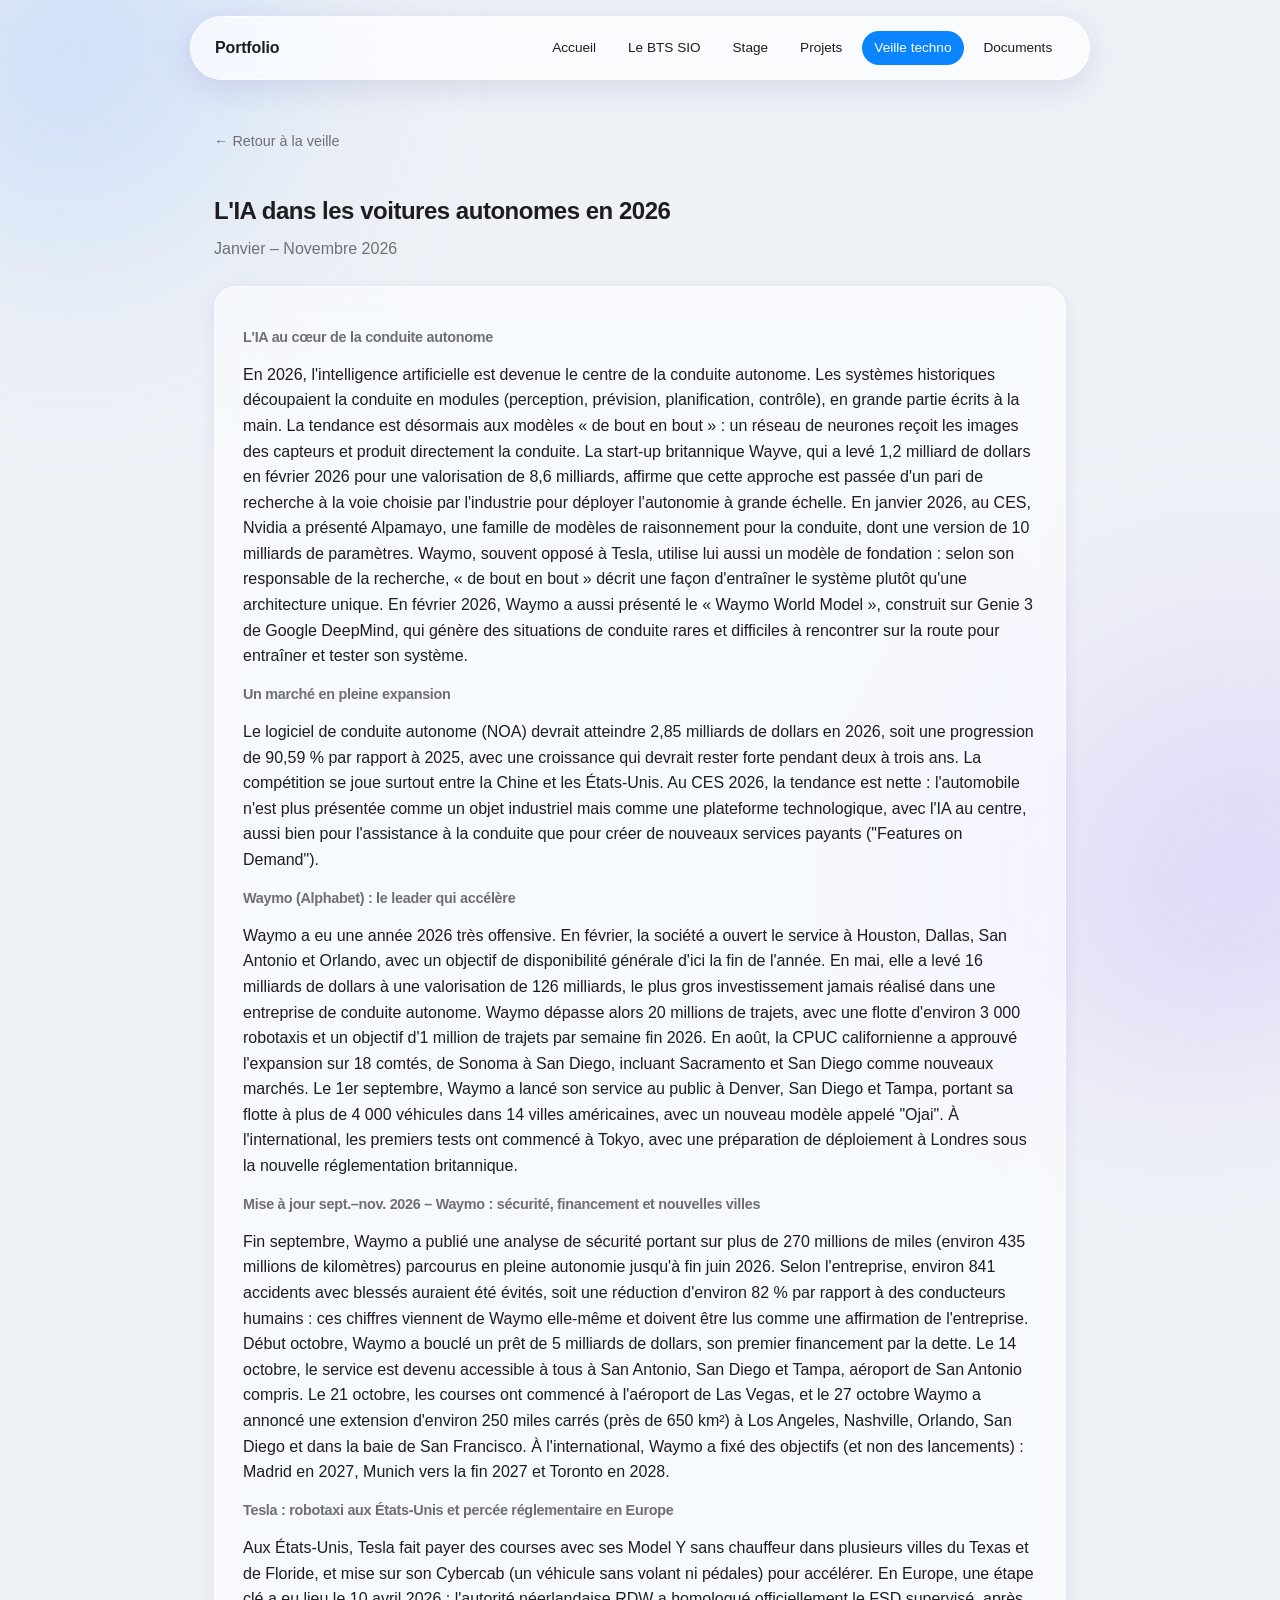
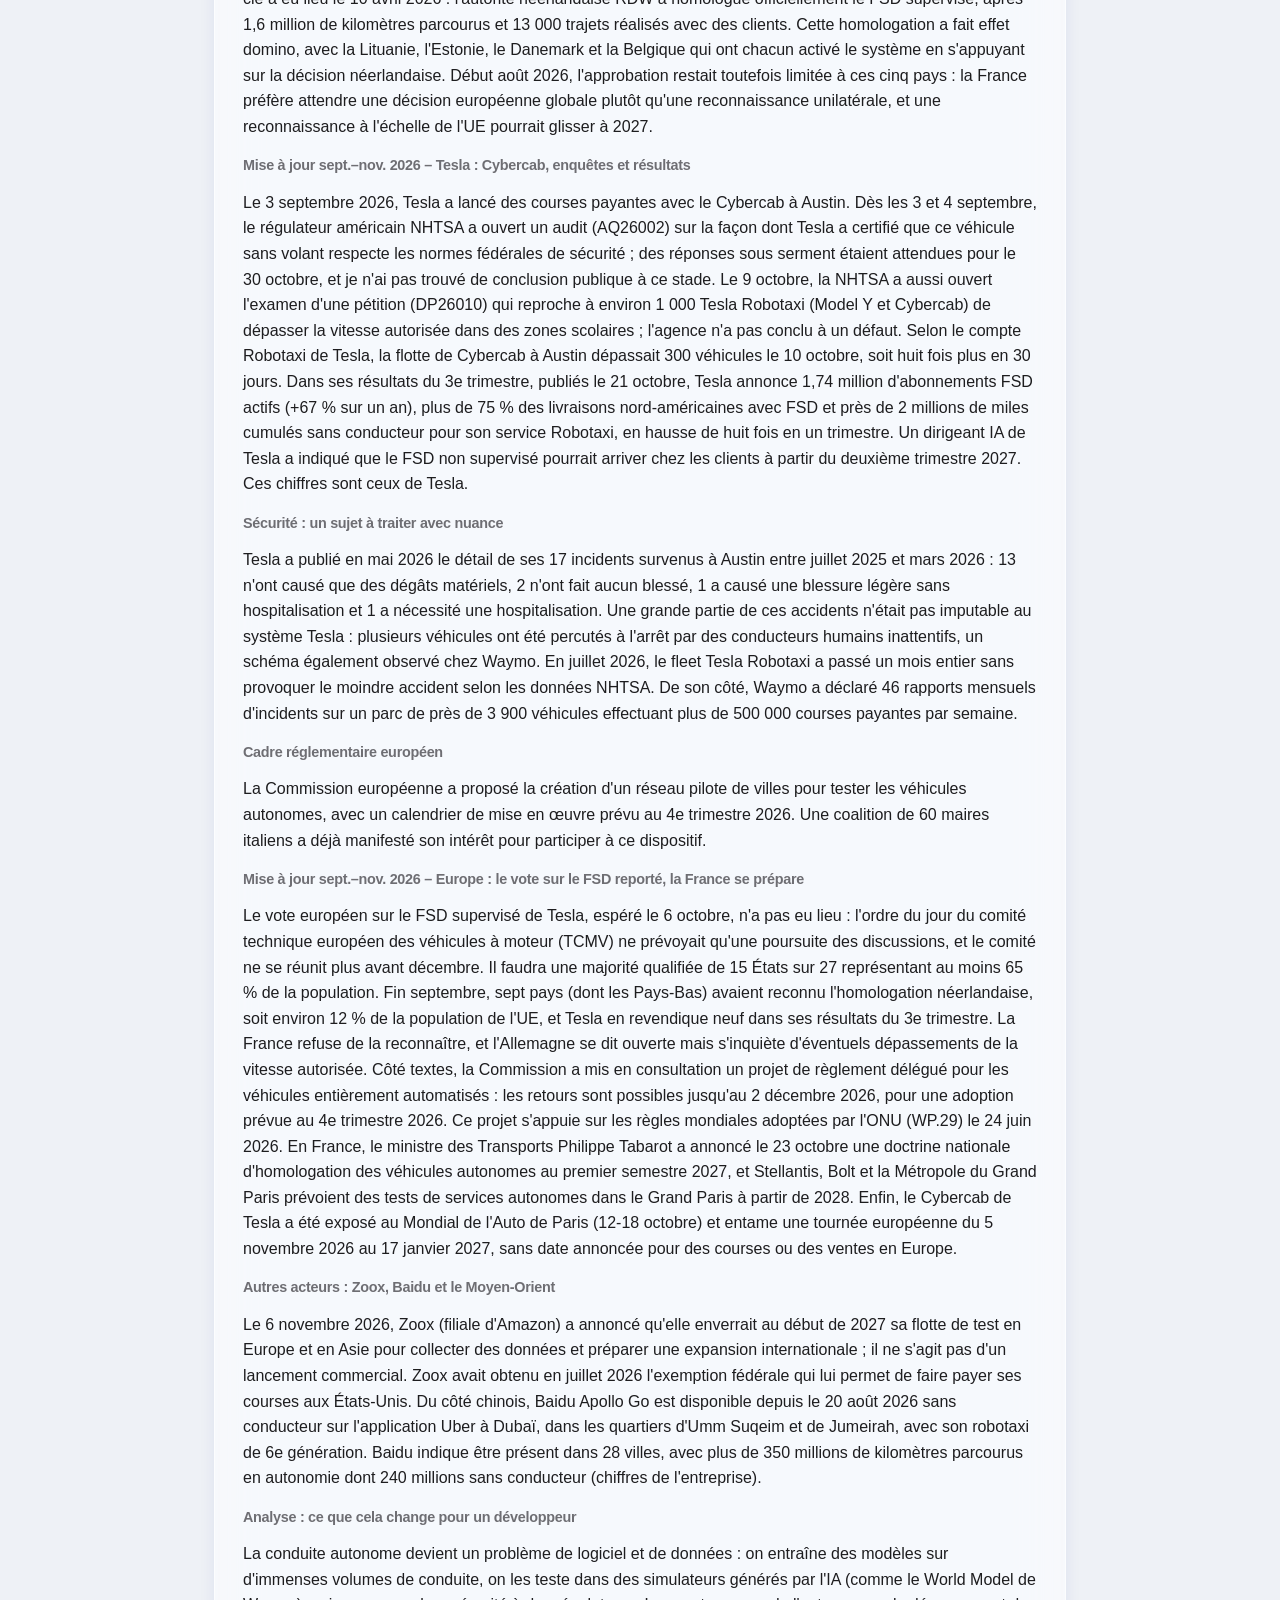
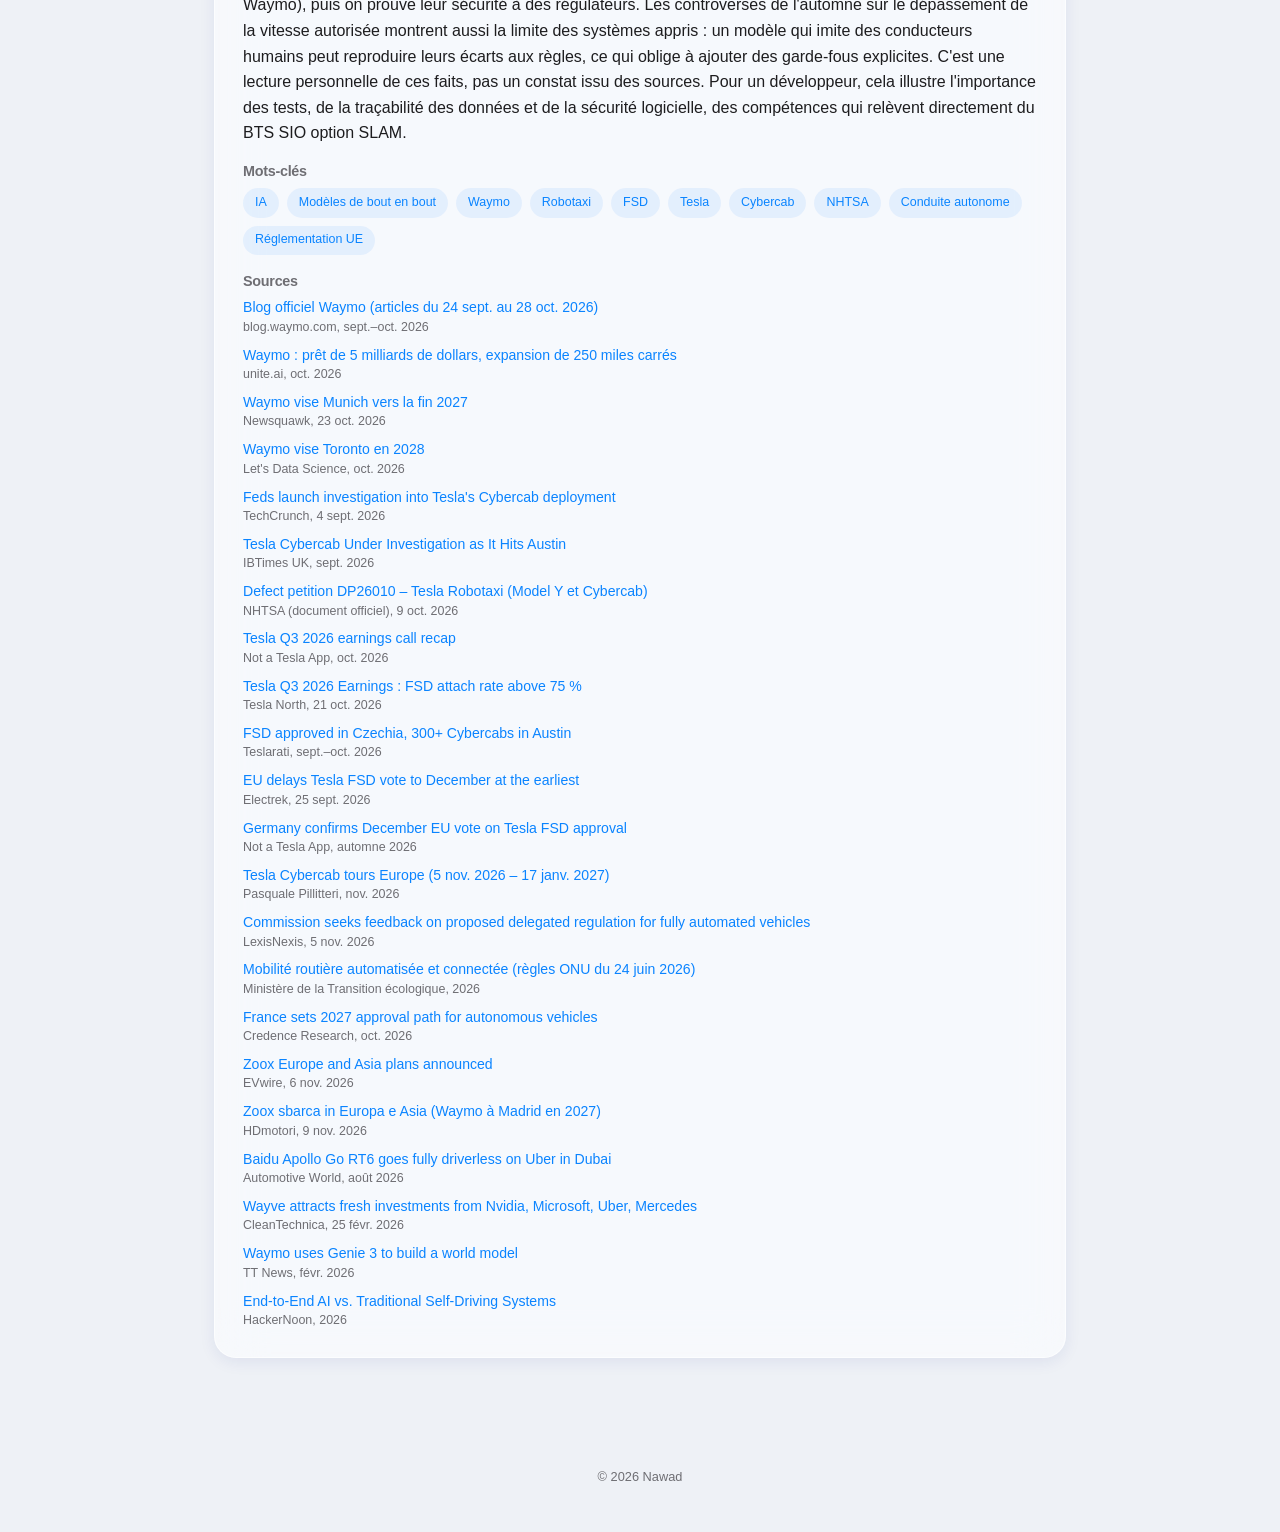
<file: veille-detail-voitures-autonomes.html>
<!DOCTYPE html>
<html lang="fr">
<head>
    <meta charset="UTF-8">
    <meta name="viewport" content="width=device-width, initial-scale=1.0">
    <title>Portfolio — Nawad</title>
    <link rel="stylesheet" href="css/veille-detail.css">
</head>
<body>

<header class="site-header">
    <span class="site-header__name">Portfolio</span>
    <nav class="site-header__nav">
        <a href="index.html" class="">Accueil</a>
        <a href="bts.html" class="">Le BTS SIO</a>
        <a href="stages.html" class="">Stage</a>
        <a href="projets.html" class="">Projets</a>
        <a href="veille.html" class="active">Veille techno</a>
        <a href="documents.html" class="">Documents</a>
    </nav>
</header>

<main><section class="page">
    <a href="veille.html" class="back-link">← Retour à la veille</a>

    <h1>L&#039;IA dans les voitures autonomes en 2026</h1>
    <p class="page-intro">Janvier – Novembre 2026</p>

    <div class="card">
                    <div class="card__block">
                <h3>L&#039;IA au cœur de la conduite autonome</h3>
                <p>En 2026, l&#039;intelligence artificielle est devenue le centre de la conduite autonome. Les systèmes historiques découpaient la conduite en modules (perception, prévision, planification, contrôle), en grande partie écrits à la main. La tendance est désormais aux modèles « de bout en bout » : un réseau de neurones reçoit les images des capteurs et produit directement la conduite. La start-up britannique Wayve, qui a levé 1,2 milliard de dollars en février 2026 pour une valorisation de 8,6 milliards, affirme que cette approche est passée d&#039;un pari de recherche à la voie choisie par l&#039;industrie pour déployer l&#039;autonomie à grande échelle. En janvier 2026, au CES, Nvidia a présenté Alpamayo, une famille de modèles de raisonnement pour la conduite, dont une version de 10 milliards de paramètres. Waymo, souvent opposé à Tesla, utilise lui aussi un modèle de fondation : selon son responsable de la recherche, « de bout en bout » décrit une façon d&#039;entraîner le système plutôt qu&#039;une architecture unique. En février 2026, Waymo a aussi présenté le « Waymo World Model », construit sur Genie 3 de Google DeepMind, qui génère des situations de conduite rares et difficiles à rencontrer sur la route pour entraîner et tester son système.</p>
            </div>
                    <div class="card__block">
                <h3>Un marché en pleine expansion</h3>
                <p>Le logiciel de conduite autonome (NOA) devrait atteindre 2,85 milliards de dollars en 2026, soit une progression de 90,59 % par rapport à 2025, avec une croissance qui devrait rester forte pendant deux à trois ans. La compétition se joue surtout entre la Chine et les États-Unis. Au CES 2026, la tendance est nette : l&#039;automobile n&#039;est plus présentée comme un objet industriel mais comme une plateforme technologique, avec l&#039;IA au centre, aussi bien pour l&#039;assistance à la conduite que pour créer de nouveaux services payants (&quot;Features on Demand&quot;).</p>
            </div>
                    <div class="card__block">
                <h3>Waymo (Alphabet) : le leader qui accélère</h3>
                <p>Waymo a eu une année 2026 très offensive. En février, la société a ouvert le service à Houston, Dallas, San Antonio et Orlando, avec un objectif de disponibilité générale d&#039;ici la fin de l&#039;année. En mai, elle a levé 16 milliards de dollars à une valorisation de 126 milliards, le plus gros investissement jamais réalisé dans une entreprise de conduite autonome. Waymo dépasse alors 20 millions de trajets, avec une flotte d&#039;environ 3 000 robotaxis et un objectif d&#039;1 million de trajets par semaine fin 2026. En août, la CPUC californienne a approuvé l&#039;expansion sur 18 comtés, de Sonoma à San Diego, incluant Sacramento et San Diego comme nouveaux marchés. Le 1er septembre, Waymo a lancé son service au public à Denver, San Diego et Tampa, portant sa flotte à plus de 4 000 véhicules dans 14 villes américaines, avec un nouveau modèle appelé &quot;Ojai&quot;. À l&#039;international, les premiers tests ont commencé à Tokyo, avec une préparation de déploiement à Londres sous la nouvelle réglementation britannique.</p>
            </div>
                    <div class="card__block">
                <h3>Mise à jour sept.–nov. 2026 – Waymo : sécurité, financement et nouvelles villes</h3>
                <p>Fin septembre, Waymo a publié une analyse de sécurité portant sur plus de 270 millions de miles (environ 435 millions de kilomètres) parcourus en pleine autonomie jusqu&#039;à fin juin 2026. Selon l&#039;entreprise, environ 841 accidents avec blessés auraient été évités, soit une réduction d&#039;environ 82 % par rapport à des conducteurs humains : ces chiffres viennent de Waymo elle-même et doivent être lus comme une affirmation de l&#039;entreprise. Début octobre, Waymo a bouclé un prêt de 5 milliards de dollars, son premier financement par la dette. Le 14 octobre, le service est devenu accessible à tous à San Antonio, San Diego et Tampa, aéroport de San Antonio compris. Le 21 octobre, les courses ont commencé à l&#039;aéroport de Las Vegas, et le 27 octobre Waymo a annoncé une extension d&#039;environ 250 miles carrés (près de 650 km²) à Los Angeles, Nashville, Orlando, San Diego et dans la baie de San Francisco. À l&#039;international, Waymo a fixé des objectifs (et non des lancements) : Madrid en 2027, Munich vers la fin 2027 et Toronto en 2028.</p>
            </div>
                    <div class="card__block">
                <h3>Tesla : robotaxi aux États-Unis et percée réglementaire en Europe</h3>
                <p>Aux États-Unis, Tesla fait payer des courses avec ses Model Y sans chauffeur dans plusieurs villes du Texas et de Floride, et mise sur son Cybercab (un véhicule sans volant ni pédales) pour accélérer. En Europe, une étape clé a eu lieu le 10 avril 2026 : l&#039;autorité néerlandaise RDW a homologué officiellement le FSD supervisé, après 1,6 million de kilomètres parcourus et 13 000 trajets réalisés avec des clients. Cette homologation a fait effet domino, avec la Lituanie, l&#039;Estonie, le Danemark et la Belgique qui ont chacun activé le système en s&#039;appuyant sur la décision néerlandaise. Début août 2026, l&#039;approbation restait toutefois limitée à ces cinq pays : la France préfère attendre une décision européenne globale plutôt qu&#039;une reconnaissance unilatérale, et une reconnaissance à l&#039;échelle de l&#039;UE pourrait glisser à 2027.</p>
            </div>
                    <div class="card__block">
                <h3>Mise à jour sept.–nov. 2026 – Tesla : Cybercab, enquêtes et résultats</h3>
                <p>Le 3 septembre 2026, Tesla a lancé des courses payantes avec le Cybercab à Austin. Dès les 3 et 4 septembre, le régulateur américain NHTSA a ouvert un audit (AQ26002) sur la façon dont Tesla a certifié que ce véhicule sans volant respecte les normes fédérales de sécurité ; des réponses sous serment étaient attendues pour le 30 octobre, et je n&#039;ai pas trouvé de conclusion publique à ce stade. Le 9 octobre, la NHTSA a aussi ouvert l&#039;examen d&#039;une pétition (DP26010) qui reproche à environ 1 000 Tesla Robotaxi (Model Y et Cybercab) de dépasser la vitesse autorisée dans des zones scolaires ; l&#039;agence n&#039;a pas conclu à un défaut. Selon le compte Robotaxi de Tesla, la flotte de Cybercab à Austin dépassait 300 véhicules le 10 octobre, soit huit fois plus en 30 jours. Dans ses résultats du 3e trimestre, publiés le 21 octobre, Tesla annonce 1,74 million d&#039;abonnements FSD actifs (+67 % sur un an), plus de 75 % des livraisons nord-américaines avec FSD et près de 2 millions de miles cumulés sans conducteur pour son service Robotaxi, en hausse de huit fois en un trimestre. Un dirigeant IA de Tesla a indiqué que le FSD non supervisé pourrait arriver chez les clients à partir du deuxième trimestre 2027. Ces chiffres sont ceux de Tesla.</p>
            </div>
                    <div class="card__block">
                <h3>Sécurité : un sujet à traiter avec nuance</h3>
                <p>Tesla a publié en mai 2026 le détail de ses 17 incidents survenus à Austin entre juillet 2025 et mars 2026 : 13 n&#039;ont causé que des dégâts matériels, 2 n&#039;ont fait aucun blessé, 1 a causé une blessure légère sans hospitalisation et 1 a nécessité une hospitalisation. Une grande partie de ces accidents n&#039;était pas imputable au système Tesla : plusieurs véhicules ont été percutés à l&#039;arrêt par des conducteurs humains inattentifs, un schéma également observé chez Waymo. En juillet 2026, le fleet Tesla Robotaxi a passé un mois entier sans provoquer le moindre accident selon les données NHTSA. De son côté, Waymo a déclaré 46 rapports mensuels d&#039;incidents sur un parc de près de 3 900 véhicules effectuant plus de 500 000 courses payantes par semaine.</p>
            </div>
                    <div class="card__block">
                <h3>Cadre réglementaire européen</h3>
                <p>La Commission européenne a proposé la création d&#039;un réseau pilote de villes pour tester les véhicules autonomes, avec un calendrier de mise en œuvre prévu au 4e trimestre 2026. Une coalition de 60 maires italiens a déjà manifesté son intérêt pour participer à ce dispositif.</p>
            </div>
                    <div class="card__block">
                <h3>Mise à jour sept.–nov. 2026 – Europe : le vote sur le FSD reporté, la France se prépare</h3>
                <p>Le vote européen sur le FSD supervisé de Tesla, espéré le 6 octobre, n&#039;a pas eu lieu : l&#039;ordre du jour du comité technique européen des véhicules à moteur (TCMV) ne prévoyait qu&#039;une poursuite des discussions, et le comité ne se réunit plus avant décembre. Il faudra une majorité qualifiée de 15 États sur 27 représentant au moins 65 % de la population. Fin septembre, sept pays (dont les Pays-Bas) avaient reconnu l&#039;homologation néerlandaise, soit environ 12 % de la population de l&#039;UE, et Tesla en revendique neuf dans ses résultats du 3e trimestre. La France refuse de la reconnaître, et l&#039;Allemagne se dit ouverte mais s&#039;inquiète d&#039;éventuels dépassements de la vitesse autorisée. Côté textes, la Commission a mis en consultation un projet de règlement délégué pour les véhicules entièrement automatisés : les retours sont possibles jusqu&#039;au 2 décembre 2026, pour une adoption prévue au 4e trimestre 2026. Ce projet s&#039;appuie sur les règles mondiales adoptées par l&#039;ONU (WP.29) le 24 juin 2026. En France, le ministre des Transports Philippe Tabarot a annoncé le 23 octobre une doctrine nationale d&#039;homologation des véhicules autonomes au premier semestre 2027, et Stellantis, Bolt et la Métropole du Grand Paris prévoient des tests de services autonomes dans le Grand Paris à partir de 2028. Enfin, le Cybercab de Tesla a été exposé au Mondial de l&#039;Auto de Paris (12-18 octobre) et entame une tournée européenne du 5 novembre 2026 au 17 janvier 2027, sans date annoncée pour des courses ou des ventes en Europe.</p>
            </div>
                    <div class="card__block">
                <h3>Autres acteurs : Zoox, Baidu et le Moyen-Orient</h3>
                <p>Le 6 novembre 2026, Zoox (filiale d&#039;Amazon) a annoncé qu&#039;elle enverrait au début de 2027 sa flotte de test en Europe et en Asie pour collecter des données et préparer une expansion internationale ; il ne s&#039;agit pas d&#039;un lancement commercial. Zoox avait obtenu en juillet 2026 l&#039;exemption fédérale qui lui permet de faire payer ses courses aux États-Unis. Du côté chinois, Baidu Apollo Go est disponible depuis le 20 août 2026 sans conducteur sur l&#039;application Uber à Dubaï, dans les quartiers d&#039;Umm Suqeim et de Jumeirah, avec son robotaxi de 6e génération. Baidu indique être présent dans 28 villes, avec plus de 350 millions de kilomètres parcourus en autonomie dont 240 millions sans conducteur (chiffres de l&#039;entreprise).</p>
            </div>
                    <div class="card__block">
                <h3>Analyse : ce que cela change pour un développeur</h3>
                <p>La conduite autonome devient un problème de logiciel et de données : on entraîne des modèles sur d&#039;immenses volumes de conduite, on les teste dans des simulateurs générés par l&#039;IA (comme le World Model de Waymo), puis on prouve leur sécurité à des régulateurs. Les controverses de l&#039;automne sur le dépassement de la vitesse autorisée montrent aussi la limite des systèmes appris : un modèle qui imite des conducteurs humains peut reproduire leurs écarts aux règles, ce qui oblige à ajouter des garde-fous explicites. C&#039;est une lecture personnelle de ces faits, pas un constat issu des sources. Pour un développeur, cela illustre l&#039;importance des tests, de la traçabilité des données et de la sécurité logicielle, des compétences qui relèvent directement du BTS SIO option SLAM.</p>
            </div>
        
                    <div class="card__block">
                <h3>Mots-clés</h3>
                <ul class="tag-list">
                                            <li>IA</li>
                                            <li>Modèles de bout en bout</li>
                                            <li>Waymo</li>
                                            <li>Robotaxi</li>
                                            <li>FSD</li>
                                            <li>Tesla</li>
                                            <li>Cybercab</li>
                                            <li>NHTSA</li>
                                            <li>Conduite autonome</li>
                                            <li>Réglementation UE</li>
                                    </ul>
            </div>
        
                    <div class="card__block">
                <h3>Sources</h3>
                <ul class="source-list">
                                            <li>
                            <a href="https://blog.waymo.com/blog" target="_blank" rel="noreferrer">Blog officiel Waymo (articles du 24 sept. au 28 oct. 2026)</a>
                            <span class="source-list__meta">blog.waymo.com, sept.–oct. 2026</span>
                        </li>
                                            <li>
                            <a href="https://www.unite.ai/?p=495579" target="_blank" rel="noreferrer">Waymo : prêt de 5 milliards de dollars, expansion de 250 miles carrés</a>
                            <span class="source-list__meta">unite.ai, oct. 2026</span>
                        </li>
                                            <li>
                            <a href="https://www.newsquawk.com/headlines/googles-googl-waymo-aims-to-open-commercial-ride-hailing-in-munich-germany-to-the-public-towards-the-end-of-2027" target="_blank" rel="noreferrer">Waymo vise Munich vers la fin 2027</a>
                            <span class="source-list__meta">Newsquawk, 23 oct. 2026</span>
                        </li>
                                            <li>
                            <a href="https://letsdatascience.com/news/waymo-targets-toronto-robotaxi-launch-in-2028-aa1e0d89" target="_blank" rel="noreferrer">Waymo vise Toronto en 2028</a>
                            <span class="source-list__meta">Let&#039;s Data Science, oct. 2026</span>
                        </li>
                                            <li>
                            <a href="https://techcrunch.com/2026/09/04/feds-launch-investigation-into-teslas-cybercab-deployment/" target="_blank" rel="noreferrer">Feds launch investigation into Tesla&#039;s Cybercab deployment</a>
                            <span class="source-list__meta">TechCrunch, 4 sept. 2026</span>
                        </li>
                                            <li>
                            <a href="https://www.ibtimes.co.uk/tesla-cybercab-federal-scrutiny-safety-compliance-1818144" target="_blank" rel="noreferrer">Tesla Cybercab Under Investigation as It Hits Austin</a>
                            <span class="source-list__meta">IBTimes UK, sept. 2026</span>
                        </li>
                                            <li>
                            <a href="https://static.nhtsa.gov/odi/inv/2026/INOA-DP26010-19159.pdf" target="_blank" rel="noreferrer">Defect petition DP26010 – Tesla Robotaxi (Model Y et Cybercab)</a>
                            <span class="source-list__meta">NHTSA (document officiel), 9 oct. 2026</span>
                        </li>
                                            <li>
                            <a href="https://notateslaapp.com/news/4867/tesla-q3-2026-earnings-call-recap-everything-you-need-to-know" target="_blank" rel="noreferrer">Tesla Q3 2026 earnings call recap</a>
                            <span class="source-list__meta">Not a Tesla App, oct. 2026</span>
                        </li>
                                            <li>
                            <a href="https://teslanorth.com/2026/10/21/tesla-q3-2026-earnings/" target="_blank" rel="noreferrer">Tesla Q3 2026 Earnings : FSD attach rate above 75 %</a>
                            <span class="source-list__meta">Tesla North, 21 oct. 2026</span>
                        </li>
                                            <li>
                            <a href="https://www.teslarati.com/tesla-full-self-driving-expands-another-european-country-czechia/" target="_blank" rel="noreferrer">FSD approved in Czechia, 300+ Cybercabs in Austin</a>
                            <span class="source-list__meta">Teslarati, sept.–oct. 2026</span>
                        </li>
                                            <li>
                            <a href="https://electrek.co/2026/09/25/eu-delays-tesla-fsd-vote-december-tcmv-agenda/" target="_blank" rel="noreferrer">EU delays Tesla FSD vote to December at the earliest</a>
                            <span class="source-list__meta">Electrek, 25 sept. 2026</span>
                        </li>
                                            <li>
                            <a href="https://www.notateslaapp.com/news/4749/germany-says-it-is-open-to-tesla-fsd-approval-confirms-eu-wide-vote-in-december" target="_blank" rel="noreferrer">Germany confirms December EU vote on Tesla FSD approval</a>
                            <span class="source-list__meta">Not a Tesla App, automne 2026</span>
                        </li>
                                            <li>
                            <a href="https://pasqualepillitteri.it/en/news/32698/tesla-cybercab-europe-tour-dates-uk" target="_blank" rel="noreferrer">Tesla Cybercab tours Europe (5 nov. 2026 – 17 janv. 2027)</a>
                            <span class="source-list__meta">Pasquale Pillitteri, nov. 2026</span>
                        </li>
                                            <li>
                            <a href="https://www.lexisnexis.co.uk/legal/news/commission-seeks-feedback-on-proposed-delegated-regulation-for-fully-automated-vehicles" target="_blank" rel="noreferrer">Commission seeks feedback on proposed delegated regulation for fully automated vehicles</a>
                            <span class="source-list__meta">LexisNexis, 5 nov. 2026</span>
                        </li>
                                            <li>
                            <a href="https://www.ecologie.gouv.fr/mobilite-routiere-automatisee-et-connectee" target="_blank" rel="noreferrer">Mobilité routière automatisée et connectée (règles ONU du 24 juin 2026)</a>
                            <span class="source-list__meta">Ministère de la Transition écologique, 2026</span>
                        </li>
                                            <li>
                            <a href="https://www.credenceresearch.com/news/france-autonomous-vehicle-approval-2027-stellantis-bolt-wayve-paris-pilots-2028" target="_blank" rel="noreferrer">France sets 2027 approval path for autonomous vehicles</a>
                            <span class="source-list__meta">Credence Research, oct. 2026</span>
                        </li>
                                            <li>
                            <a href="https://evwire.com/p/zoox-robotaxi-testing-europe-asia-ceo-wsj-interview-video" target="_blank" rel="noreferrer">Zoox Europe and Asia plans announced</a>
                            <span class="source-list__meta">EVwire, 6 nov. 2026</span>
                        </li>
                                            <li>
                            <a href="https://www.hdmotori.it/zoox-europa-asia-2027-test-robotaxi-amazon/" target="_blank" rel="noreferrer">Zoox sbarca in Europa e Asia (Waymo à Madrid en 2027)</a>
                            <span class="source-list__meta">HDmotori, 9 nov. 2026</span>
                        </li>
                                            <li>
                            <a href="https://www.automotiveworld.com/news/baidu-apollo-go-rt6-goes-fully-driverless-on-uber-in-dubai/" target="_blank" rel="noreferrer">Baidu Apollo Go RT6 goes fully driverless on Uber in Dubai</a>
                            <span class="source-list__meta">Automotive World, août 2026</span>
                        </li>
                                            <li>
                            <a href="https://cleantechnica.com/2026/02/25/wayve-attracts-fresh-investments-from-nvidia-microsoft-uber-mercedes/" target="_blank" rel="noreferrer">Wayve attracts fresh investments from Nvidia, Microsoft, Uber, Mercedes</a>
                            <span class="source-list__meta">CleanTechnica, 25 févr. 2026</span>
                        </li>
                                            <li>
                            <a href="https://www.ttnews.com/articles/waymo-genie-3-robotaxi" target="_blank" rel="noreferrer">Waymo uses Genie 3 to build a world model</a>
                            <span class="source-list__meta">TT News, févr. 2026</span>
                        </li>
                                            <li>
                            <a href="https://hackernoon.com/end-to-end-ai-vs-traditional-self-driving-systems" target="_blank" rel="noreferrer">End-to-End AI vs. Traditional Self-Driving Systems</a>
                            <span class="source-list__meta">HackerNoon, 2026</span>
                        </li>
                                    </ul>
            </div>
            </div>
</section>
</main>

<footer class="site-footer">
    <p>&copy; 2026 Nawad</p>
</footer>

</body>
</html>
</file>
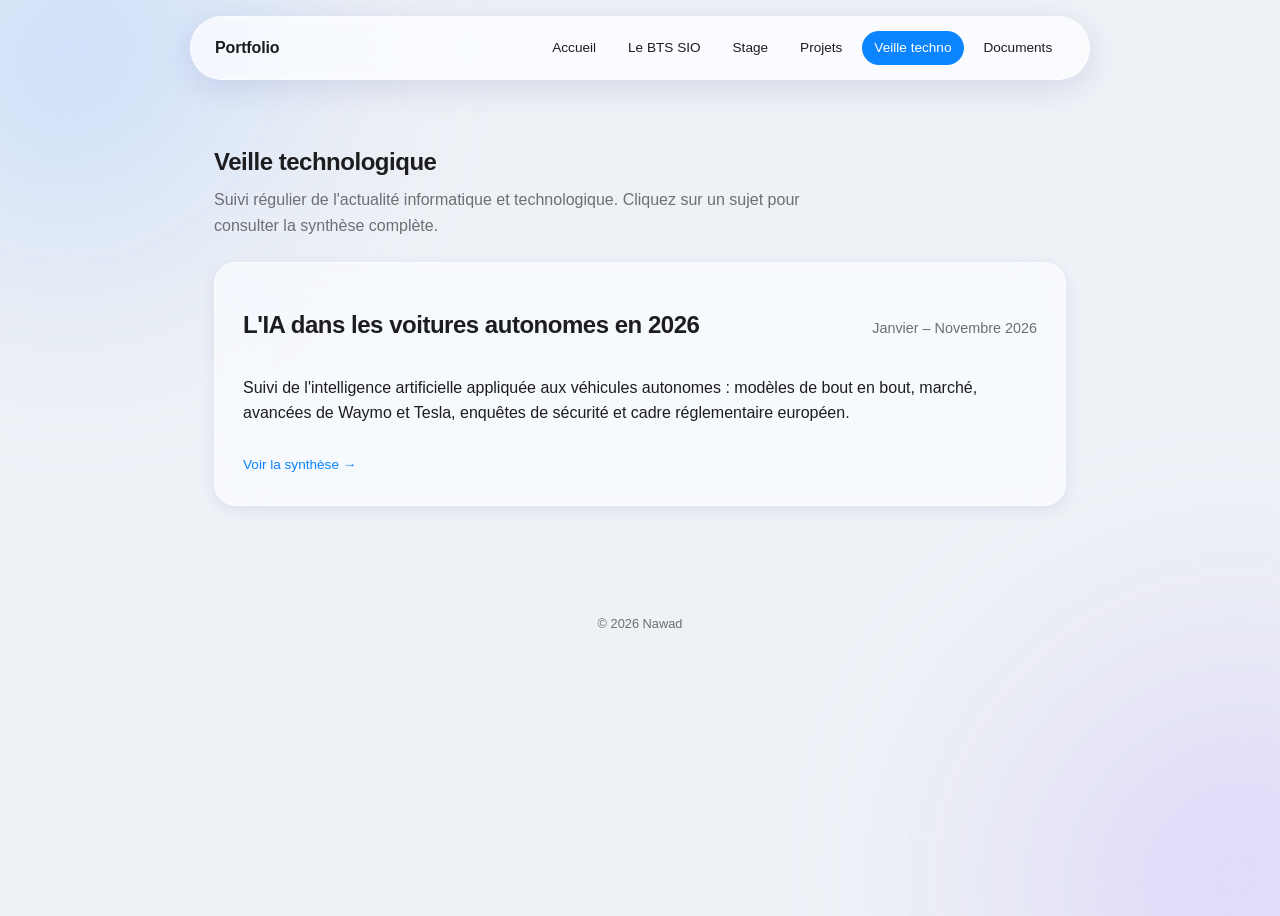
<file: veille.html>
<!DOCTYPE html>
<html lang="fr">
<head>
    <meta charset="UTF-8">
    <meta name="viewport" content="width=device-width, initial-scale=1.0">
    <title>Portfolio — Nawad</title>
    <link rel="stylesheet" href="css/veille.css">
</head>
<body>

<header class="site-header">
    <span class="site-header__name">Portfolio</span>
    <nav class="site-header__nav">
        <a href="index.html" class="">Accueil</a>
        <a href="bts.html" class="">Le BTS SIO</a>
        <a href="stages.html" class="">Stage</a>
        <a href="projets.html" class="">Projets</a>
        <a href="veille.html" class="active">Veille techno</a>
        <a href="documents.html" class="">Documents</a>
    </nav>
</header>

<main><section class="page">
    <h1>Veille technologique</h1>
    <p class="page-intro">Suivi régulier de l'actualité informatique et technologique. Cliquez sur un sujet pour consulter la synthèse complète.</p>

    <div class="card-list">
                    <a href="veille-detail-voitures-autonomes.html" class="card card--link">
                <div class="card__head">
                    <h2>L&#039;IA dans les voitures autonomes en 2026</h2>
                    <span class="card__period">Janvier – Novembre 2026</span>
                </div>
                <p>Suivi de l&#039;intelligence artificielle appliquée aux véhicules autonomes : modèles de bout en bout, marché, avancées de Waymo et Tesla, enquêtes de sécurité et cadre réglementaire européen.</p>
                <span class="card__more">Voir la synthèse →</span>
            </a>
            </div>
</section></main>

<footer class="site-footer">
    <p>&copy; 2026 Nawad</p>
</footer>

</body>
</html>
</file>
<file: css/home.css>
:root {
  --color-bg: #eef1f6;
  --color-text: #1d1d1f;
  --color-muted: #6e6e73;
  --color-accent: #0a84ff;
  --color-border: rgba(255, 255, 255, 0.6);
  --glass-bg: rgba(255, 255, 255, 0.55);
  --glass-bg-strong: rgba(255, 255, 255, 0.72);
  --glass-blur: blur(24px) saturate(180%);
  --glass-shadow: 0 8px 32px rgba(31, 38, 135, 0.12);
  --glass-shadow-soft: 0 4px 16px rgba(31, 38, 135, 0.08);
  --font-body: -apple-system, BlinkMacSystemFont, "SF Pro Text", "Segoe UI", Roboto, sans-serif;
  --font-heading: -apple-system, BlinkMacSystemFont, "SF Pro Display", "Segoe UI", Roboto, sans-serif;
  --spacing: 1.5rem;
  --radius: 22px;
  --radius-sm: 14px;
}

* { box-sizing: border-box; }
html { scroll-behavior: smooth; }

body {
  margin: 0;
  min-height: 100vh;
  font-family: var(--font-body);
  color: var(--color-text);
  background: var(--color-bg);
  line-height: 1.6;
  position: relative;
  overflow-x: hidden;
}

body::before, body::after {
  content: "";
  position: fixed;
  border-radius: 50%;
  filter: blur(90px);
  z-index: -1;
  opacity: 0.55;
}

body::before {
  width: 480px; height: 480px;
  top: -120px; left: -100px;
  background: radial-gradient(circle at 30% 30%, #9dc4ff, transparent 70%);
}

body::after {
  width: 520px; height: 520px;
  bottom: -160px; right: -140px;
  background: radial-gradient(circle at 70% 70%, #c9b6ff, transparent 70%);
}

h1, h2, h3 {
  font-family: var(--font-heading);
  line-height: 1.15;
  font-weight: 600;
  letter-spacing: -0.02em;
}

a { color: var(--color-accent); text-decoration: none; }

.site-header {
  position: sticky;
  top: 1rem;
  z-index: 10;
  display: flex;
  justify-content: space-between;
  align-items: center;
  max-width: 900px;
  margin: 1rem auto 0;
  padding: 0.85rem 1.5rem;
  background: var(--glass-bg-strong);
  backdrop-filter: var(--glass-blur);
  -webkit-backdrop-filter: var(--glass-blur);
  border: 1px solid var(--color-border);
  border-radius: 999px;
  box-shadow: var(--glass-shadow);
}

.site-header__name { font-weight: 700; letter-spacing: -0.01em; }
.site-header__nav { display: flex; gap: 0.4rem; }

.site-header__nav a {
  color: var(--color-text);
  font-size: 0.9rem;
  padding: 0.4rem 0.9rem;
  border-radius: 999px;
  transition: background 0.2s ease, color 0.2s ease;
}

.site-header__nav a:hover { background: rgba(10, 132, 255, 0.08); }
.site-header__nav a.active { background: var(--color-accent); color: #fff; }

.page-home {
  max-width: 900px;
  margin: 0 auto;
  padding: 4rem var(--spacing) 4rem;
  text-align: center;
}

.page-home h1 { font-size: 2.4rem; margin-bottom: 0.5rem; }

.home-photo { margin: 1.75rem auto; }

.home-photo img {
  width: 150px; height: 150px;
  border-radius: 50%;
  object-fit: cover;
  border: 3px solid rgba(255, 255, 255, 0.7);
  box-shadow: var(--glass-shadow);
}

.home-photo__placeholder {
  width: 150px; height: 150px;
  border-radius: 50%;
  margin: 0 auto;
  display: flex;
  align-items: center;
  justify-content: center;
  background: var(--glass-bg);
  backdrop-filter: var(--glass-blur);
  -webkit-backdrop-filter: var(--glass-blur);
  border: 1px solid var(--color-border);
  box-shadow: var(--glass-shadow-soft);
  color: var(--color-muted);
  font-size: 0.85rem;
}

.home-description {
  max-width: 560px;
  margin: 1rem auto;
  color: var(--color-muted);
  font-size: 1.05rem;
}

.home-bio { max-width: 560px; margin: 0 auto 2rem; color: var(--color-text); }

.home-contact {
  margin-top: 2.5rem;
  padding: 2rem;
  background: var(--glass-bg);
  backdrop-filter: var(--glass-blur);
  -webkit-backdrop-filter: var(--glass-blur);
  border: 1px solid var(--color-border);
  border-radius: var(--radius);
  box-shadow: var(--glass-shadow);
}

.home-contact h2 { font-size: 1.1rem; margin-bottom: 1rem; }

.contact-list {
  list-style: none;
  padding: 0; margin: 0;
  display: flex;
  justify-content: center;
  flex-wrap: wrap;
  gap: 0.75rem;
}

.contact-list a {
  display: inline-block;
  padding: 0.5rem 1.1rem;
  border-radius: 999px;
  background: rgba(255, 255, 255, 0.6);
  border: 1px solid var(--color-border);
  color: var(--color-text);
  font-size: 0.9rem;
  transition: background 0.2s ease, transform 0.2s ease;
}

.contact-list a:hover { background: var(--color-accent); color: #fff; transform: translateY(-1px); }

.home-location { color: var(--color-muted); margin-top: 1.25rem; font-size: 0.85rem; }

.site-footer {
  text-align: center;
  padding: 2rem var(--spacing);
  color: var(--color-muted);
  font-size: 0.8rem;
}

@media (max-width: 640px) {
  .site-header { flex-direction: column; gap: 0.75rem; border-radius: var(--radius-sm); padding: 1rem; }
  .site-header__nav { flex-wrap: wrap; justify-content: center; }
  .page-home h1 { font-size: 1.9rem; }
}
</file>
<file: css/bts.css>
:root {
  --color-bg: #eef1f6;
  --color-text: #1d1d1f;
  --color-muted: #6e6e73;
  --color-accent: #0a84ff;
  --color-border: rgba(255, 255, 255, 0.6);
  --glass-bg: rgba(255, 255, 255, 0.55);
  --glass-bg-strong: rgba(255, 255, 255, 0.72);
  --glass-blur: blur(24px) saturate(180%);
  --glass-shadow: 0 8px 32px rgba(31, 38, 135, 0.12);
  --glass-shadow-soft: 0 4px 16px rgba(31, 38, 135, 0.08);
  --font-body: -apple-system, BlinkMacSystemFont, "SF Pro Text", "Segoe UI", Roboto, sans-serif;
  --font-heading: -apple-system, BlinkMacSystemFont, "SF Pro Display", "Segoe UI", Roboto, sans-serif;
  --spacing: 1.5rem;
  --radius: 22px;
  --radius-sm: 14px;
}

* { box-sizing: border-box; }
html { scroll-behavior: smooth; }

body {
  margin: 0;
  min-height: 100vh;
  font-family: var(--font-body);
  color: var(--color-text);
  background: var(--color-bg);
  line-height: 1.6;
  position: relative;
  overflow-x: hidden;
}

body::before, body::after {
  content: "";
  position: fixed;
  border-radius: 50%;
  filter: blur(90px);
  z-index: -1;
  opacity: 0.55;
}

body::before {
  width: 480px; height: 480px;
  top: -120px; left: -100px;
  background: radial-gradient(circle at 30% 30%, #9dc4ff, transparent 70%);
}

body::after {
  width: 520px; height: 520px;
  bottom: -160px; right: -140px;
  background: radial-gradient(circle at 70% 70%, #c9b6ff, transparent 70%);
}

h1, h2, h3 {
  font-family: var(--font-heading);
  line-height: 1.15;
  font-weight: 600;
  letter-spacing: -0.02em;
}

a { color: var(--color-accent); text-decoration: none; }

.site-header {
  position: sticky;
  top: 1rem;
  z-index: 10;
  display: flex;
  justify-content: space-between;
  align-items: center;
  max-width: 900px;
  margin: 1rem auto 0;
  padding: 0.85rem 1.5rem;
  background: var(--glass-bg-strong);
  backdrop-filter: var(--glass-blur);
  -webkit-backdrop-filter: var(--glass-blur);
  border: 1px solid var(--color-border);
  border-radius: 999px;
  box-shadow: var(--glass-shadow);
}

.site-header__name { font-weight: 700; letter-spacing: -0.01em; }
.site-header__nav { display: flex; gap: 0.4rem; flex-wrap: wrap; }

.site-header__nav a {
  color: var(--color-text);
  font-size: 0.85rem;
  padding: 0.4rem 0.8rem;
  border-radius: 999px;
  transition: background 0.2s ease, color 0.2s ease;
}

.site-header__nav a:hover { background: rgba(10, 132, 255, 0.08); }
.site-header__nav a.active { background: var(--color-accent); color: #fff; }

.page {
  max-width: 900px;
  margin: 0 auto;
  padding: 3rem var(--spacing) 4rem;
}

.back-link {
  display: inline-block;
  margin-bottom: 1.5rem;
  font-size: 0.9rem;
  color: var(--color-muted);
}

.back-link:hover { color: var(--color-accent); }

.card {
  background: var(--glass-bg);
  backdrop-filter: var(--glass-blur);
  -webkit-backdrop-filter: var(--glass-blur);
  border: 1px solid var(--color-border);
  border-radius: var(--radius);
  padding: 1.75rem;
  box-shadow: var(--glass-shadow-soft);
  margin-top: 1.5rem;
}

.card__block { margin-top: 1.1rem; }
.card__block:first-child { margin-top: 0; }
.card__block h3 { font-size: 0.9rem; color: var(--color-muted); margin-bottom: 0.4rem; font-weight: 600; }

.task-list {
  margin: 0;
  padding-left: 1.2rem;
}

.task-list li { margin-bottom: 0.4rem; }

.tag-list {
  list-style: none;
  display: flex;
  flex-wrap: wrap;
  gap: 0.5rem;
  padding: 0;
  margin-top: 0.5rem;
}

.tag-list li {
  font-size: 0.78rem;
  padding: 0.3rem 0.75rem;
  background: rgba(10, 132, 255, 0.08);
  border-radius: 999px;
  color: var(--color-accent);
}

.site-footer {
  text-align: center;
  padding: 2rem var(--spacing);
  color: var(--color-muted);
  font-size: 0.8rem;
}

@media (max-width: 640px) {
  .site-header { flex-direction: column; gap: 0.75rem; border-radius: var(--radius-sm); padding: 1rem; }
  .site-header__nav { justify-content: center; }
}
</file>
<file: css/documents.css>
:root {
  --color-bg: #eef1f6;
  --color-text: #1d1d1f;
  --color-muted: #6e6e73;
  --color-accent: #0a84ff;
  --color-border: rgba(255, 255, 255, 0.6);
  --glass-bg: rgba(255, 255, 255, 0.55);
  --glass-bg-strong: rgba(255, 255, 255, 0.72);
  --glass-blur: blur(24px) saturate(180%);
  --glass-shadow: 0 8px 32px rgba(31, 38, 135, 0.12);
  --glass-shadow-soft: 0 4px 16px rgba(31, 38, 135, 0.08);
  --font-body: -apple-system, BlinkMacSystemFont, "SF Pro Text", "Segoe UI", Roboto, sans-serif;
  --font-heading: -apple-system, BlinkMacSystemFont, "SF Pro Display", "Segoe UI", Roboto, sans-serif;
  --spacing: 1.5rem;
  --radius: 22px;
  --radius-sm: 14px;
}

* { box-sizing: border-box; }
html { scroll-behavior: smooth; }

body {
  margin: 0;
  min-height: 100vh;
  font-family: var(--font-body);
  color: var(--color-text);
  background: var(--color-bg);
  line-height: 1.6;
  position: relative;
  overflow-x: hidden;
}

body::before, body::after {
  content: "";
  position: fixed;
  border-radius: 50%;
  filter: blur(90px);
  z-index: -1;
  opacity: 0.55;
}

body::before {
  width: 480px; height: 480px;
  top: -120px; left: -100px;
  background: radial-gradient(circle at 30% 30%, #9dc4ff, transparent 70%);
}

body::after {
  width: 520px; height: 520px;
  bottom: -160px; right: -140px;
  background: radial-gradient(circle at 70% 70%, #c9b6ff, transparent 70%);
}

h1, h2, h3 {
  font-family: var(--font-heading);
  line-height: 1.15;
  font-weight: 600;
  letter-spacing: -0.02em;
}

a { color: var(--color-accent); text-decoration: none; }

.site-header {
  position: sticky;
  top: 1rem;
  z-index: 10;
  display: flex;
  justify-content: space-between;
  align-items: center;
  max-width: 900px;
  margin: 1rem auto 0;
  padding: 0.85rem 1.5rem;
  background: var(--glass-bg-strong);
  backdrop-filter: var(--glass-blur);
  -webkit-backdrop-filter: var(--glass-blur);
  border: 1px solid var(--color-border);
  border-radius: 999px;
  box-shadow: var(--glass-shadow);
}

.site-header__name { font-weight: 700; letter-spacing: -0.01em; }
.site-header__nav { display: flex; gap: 0.4rem; }

.site-header__nav a {
  color: var(--color-text);
  font-size: 0.9rem;
  padding: 0.4rem 0.9rem;
  border-radius: 999px;
  transition: background 0.2s ease, color 0.2s ease;
}

.site-header__nav a:hover { background: rgba(10, 132, 255, 0.08); }
.site-header__nav a.active { background: var(--color-accent); color: #fff; }

.page {
  max-width: 900px;
  margin: 0 auto;
  padding: 3rem var(--spacing) 4rem;
}

.page-intro {
  color: var(--color-muted);
  margin-top: -0.5rem;
  margin-bottom: 1.5rem;
  max-width: 600px;
}

.card-list { display: grid; gap: 1.5rem; margin-top: 1.5rem; }

.card {
  background: var(--glass-bg);
  backdrop-filter: var(--glass-blur);
  -webkit-backdrop-filter: var(--glass-blur);
  border: 1px solid var(--color-border);
  border-radius: var(--radius);
  padding: 1.75rem;
  box-shadow: var(--glass-shadow-soft);
  transition: transform 0.25s ease, box-shadow 0.25s ease;
}

.card:hover { transform: translateY(-2px); box-shadow: var(--glass-shadow); }

.card__empty { color: var(--color-muted); font-style: italic; }

.doc-download {
  display: inline-block;
  margin-top: 1.1rem;
  padding: 0.55rem 1.3rem;
  border-radius: 999px;
  background: var(--color-accent);
  color: #fff;
  font-size: 0.9rem;
  font-weight: 500;
  transition: transform 0.2s ease, box-shadow 0.2s ease;
}

.doc-download:hover { transform: translateY(-1px); box-shadow: 0 6px 18px rgba(10, 132, 255, 0.35); }

.site-footer {
  text-align: center;
  padding: 2rem var(--spacing);
  color: var(--color-muted);
  font-size: 0.8rem;
}

@media (max-width: 640px) {
  .site-header { flex-direction: column; gap: 0.75rem; border-radius: var(--radius-sm); padding: 1rem; }
  .site-header__nav { flex-wrap: wrap; justify-content: center; }
}
</file>
<file: css/mission.css>
:root {
  --color-bg: #eef1f6;
  --color-text: #1d1d1f;
  --color-muted: #6e6e73;
  --color-accent: #0a84ff;
  --color-border: rgba(255, 255, 255, 0.6);
  --glass-bg: rgba(255, 255, 255, 0.55);
  --glass-bg-strong: rgba(255, 255, 255, 0.72);
  --glass-blur: blur(24px) saturate(180%);
  --glass-shadow: 0 8px 32px rgba(31, 38, 135, 0.12);
  --glass-shadow-soft: 0 4px 16px rgba(31, 38, 135, 0.08);
  --font-body: -apple-system, BlinkMacSystemFont, "SF Pro Text", "Segoe UI", Roboto, sans-serif;
  --font-heading: -apple-system, BlinkMacSystemFont, "SF Pro Display", "Segoe UI", Roboto, sans-serif;
  --spacing: 1.5rem;
  --radius: 22px;
  --radius-sm: 14px;
}

* { box-sizing: border-box; }
html { scroll-behavior: smooth; }

body {
  margin: 0;
  min-height: 100vh;
  font-family: var(--font-body);
  color: var(--color-text);
  background: var(--color-bg);
  line-height: 1.6;
  position: relative;
  overflow-x: hidden;
}

body::before, body::after {
  content: "";
  position: fixed;
  border-radius: 50%;
  filter: blur(90px);
  z-index: -1;
  opacity: 0.55;
}

body::before {
  width: 480px; height: 480px;
  top: -120px; left: -100px;
  background: radial-gradient(circle at 30% 30%, #9dc4ff, transparent 70%);
}

body::after {
  width: 520px; height: 520px;
  bottom: -160px; right: -140px;
  background: radial-gradient(circle at 70% 70%, #c9b6ff, transparent 70%);
}

h1, h2, h3 {
  font-family: var(--font-heading);
  line-height: 1.15;
  font-weight: 600;
  letter-spacing: -0.02em;
}

a { color: var(--color-accent); text-decoration: none; }

.site-header {
  position: sticky;
  top: 1rem;
  z-index: 10;
  display: flex;
  justify-content: space-between;
  align-items: center;
  max-width: 900px;
  margin: 1rem auto 0;
  padding: 0.85rem 1.5rem;
  background: var(--glass-bg-strong);
  backdrop-filter: var(--glass-blur);
  -webkit-backdrop-filter: var(--glass-blur);
  border: 1px solid var(--color-border);
  border-radius: 999px;
  box-shadow: var(--glass-shadow);
}

.site-header__name { font-weight: 700; letter-spacing: -0.01em; }
.site-header__nav { display: flex; gap: 0.4rem; flex-wrap: wrap; }

.site-header__nav a {
  color: var(--color-text);
  font-size: 0.85rem;
  padding: 0.4rem 0.8rem;
  border-radius: 999px;
  transition: background 0.2s ease, color 0.2s ease;
}

.site-header__nav a:hover { background: rgba(10, 132, 255, 0.08); }
.site-header__nav a.active { background: var(--color-accent); color: #fff; }

.page {
  max-width: 900px;
  margin: 0 auto;
  padding: 3rem var(--spacing) 4rem;
}

.back-link {
  display: inline-block;
  margin-bottom: 1.5rem;
  font-size: 0.9rem;
  color: var(--color-muted);
}

.back-link:hover { color: var(--color-accent); }

.card {
  background: var(--glass-bg);
  backdrop-filter: var(--glass-blur);
  -webkit-backdrop-filter: var(--glass-blur);
  border: 1px solid var(--color-border);
  border-radius: var(--radius);
  padding: 1.75rem;
  box-shadow: var(--glass-shadow-soft);
  margin-top: 1.5rem;
}

.card__block { margin-top: 1.1rem; }
.card__block:first-child { margin-top: 0; }
.card__block h3 { font-size: 0.9rem; color: var(--color-muted); margin-bottom: 0.4rem; font-weight: 600; }

.task-list {
  margin: 0;
  padding-left: 1.2rem;
}

.task-list li { margin-bottom: 0.4rem; }

.tag-list {
  list-style: none;
  display: flex;
  flex-wrap: wrap;
  gap: 0.5rem;
  padding: 0;
  margin-top: 0.5rem;
}

.tag-list li {
  font-size: 0.78rem;
  padding: 0.3rem 0.75rem;
  background: rgba(10, 132, 255, 0.08);
  border-radius: 999px;
  color: var(--color-accent);
}

.site-footer {
  text-align: center;
  padding: 2rem var(--spacing);
  color: var(--color-muted);
  font-size: 0.8rem;
}

@media (max-width: 640px) {
  .site-header { flex-direction: column; gap: 0.75rem; border-radius: var(--radius-sm); padding: 1rem; }
  .site-header__nav { justify-content: center; }
}
</file>
<file: css/projets.css>
:root {
  --color-bg: #eef1f6;
  --color-text: #1d1d1f;
  --color-muted: #6e6e73;
  --color-accent: #0a84ff;
  --color-border: rgba(255, 255, 255, 0.6);
  --glass-bg: rgba(255, 255, 255, 0.55);
  --glass-bg-strong: rgba(255, 255, 255, 0.72);
  --glass-blur: blur(24px) saturate(180%);
  --glass-shadow: 0 8px 32px rgba(31, 38, 135, 0.12);
  --glass-shadow-soft: 0 4px 16px rgba(31, 38, 135, 0.08);
  --font-body: -apple-system, BlinkMacSystemFont, "SF Pro Text", "Segoe UI", Roboto, sans-serif;
  --font-heading: -apple-system, BlinkMacSystemFont, "SF Pro Display", "Segoe UI", Roboto, sans-serif;
  --spacing: 1.5rem;
  --radius: 22px;
  --radius-sm: 14px;
}

* { box-sizing: border-box; }
html { scroll-behavior: smooth; }

body {
  margin: 0;
  min-height: 100vh;
  font-family: var(--font-body);
  color: var(--color-text);
  background: var(--color-bg);
  line-height: 1.6;
  position: relative;
  overflow-x: hidden;
}

body::before, body::after {
  content: "";
  position: fixed;
  border-radius: 50%;
  filter: blur(90px);
  z-index: -1;
  opacity: 0.55;
}

body::before {
  width: 480px; height: 480px;
  top: -120px; left: -100px;
  background: radial-gradient(circle at 30% 30%, #9dc4ff, transparent 70%);
}

body::after {
  width: 520px; height: 520px;
  bottom: -160px; right: -140px;
  background: radial-gradient(circle at 70% 70%, #c9b6ff, transparent 70%);
}

h1, h2, h3 {
  font-family: var(--font-heading);
  line-height: 1.15;
  font-weight: 600;
  letter-spacing: -0.02em;
}

a { color: var(--color-accent); text-decoration: none; }

.site-header {
  position: sticky;
  top: 1rem;
  z-index: 10;
  display: flex;
  justify-content: space-between;
  align-items: center;
  max-width: 900px;
  margin: 1rem auto 0;
  padding: 0.85rem 1.5rem;
  background: var(--glass-bg-strong);
  backdrop-filter: var(--glass-blur);
  -webkit-backdrop-filter: var(--glass-blur);
  border: 1px solid var(--color-border);
  border-radius: 999px;
  box-shadow: var(--glass-shadow);
}

.site-header__name { font-weight: 700; letter-spacing: -0.01em; }
.site-header__nav { display: flex; gap: 0.4rem; }

.site-header__nav a {
  color: var(--color-text);
  font-size: 0.9rem;
  padding: 0.4rem 0.9rem;
  border-radius: 999px;
  transition: background 0.2s ease, color 0.2s ease;
}

.site-header__nav a:hover { background: rgba(10, 132, 255, 0.08); }
.site-header__nav a.active { background: var(--color-accent); color: #fff; }

.page {
  max-width: 900px;
  margin: 0 auto;
  padding: 3rem var(--spacing) 4rem;
}

.page-intro {
  color: var(--color-muted);
  margin-top: -0.5rem;
  margin-bottom: 1.5rem;
  max-width: 600px;
}

.card-list { display: grid; gap: 1.5rem; margin-top: 1.5rem; }

.card {
  background: var(--glass-bg);
  backdrop-filter: var(--glass-blur);
  -webkit-backdrop-filter: var(--glass-blur);
  border: 1px solid var(--color-border);
  border-radius: var(--radius);
  padding: 1.75rem;
  box-shadow: var(--glass-shadow-soft);
  transition: transform 0.25s ease, box-shadow 0.25s ease;
}

.card:hover { transform: translateY(-2px); box-shadow: var(--glass-shadow); }

.card__block { margin-top: 1.1rem; }
.card__block h3 { font-size: 0.9rem; color: var(--color-muted); margin-bottom: 0.3rem; font-weight: 600; }

.tag-list {
  list-style: none;
  display: flex;
  flex-wrap: wrap;
  gap: 0.5rem;
  padding: 0;
  margin-top: 1rem;
}

.tag-list li {
  font-size: 0.78rem;
  padding: 0.3rem 0.75rem;
  background: rgba(10, 132, 255, 0.08);
  border-radius: 999px;
  color: var(--color-accent);
}

.site-footer {
  text-align: center;
  padding: 2rem var(--spacing);
  color: var(--color-muted);
  font-size: 0.8rem;
}

@media (max-width: 640px) {
  .site-header { flex-direction: column; gap: 0.75rem; border-radius: var(--radius-sm); padding: 1rem; }
  .site-header__nav { flex-wrap: wrap; justify-content: center; }
}
</file>
<file: css/Stages.css>
:root {
  --color-bg: #eef1f6;
  --color-text: #1d1d1f;
  --color-muted: #6e6e73;
  --color-accent: #0a84ff;
  --color-border: rgba(255, 255, 255, 0.6);
  --glass-bg: rgba(255, 255, 255, 0.55);
  --glass-bg-strong: rgba(255, 255, 255, 0.72);
  --glass-blur: blur(24px) saturate(180%);
  --glass-shadow: 0 8px 32px rgba(31, 38, 135, 0.12);
  --glass-shadow-soft: 0 4px 16px rgba(31, 38, 135, 0.08);
  --font-body: -apple-system, BlinkMacSystemFont, "SF Pro Text", "Segoe UI", Roboto, sans-serif;
  --font-heading: -apple-system, BlinkMacSystemFont, "SF Pro Display", "Segoe UI", Roboto, sans-serif;
  --spacing: 1.5rem;
  --radius: 22px;
  --radius-sm: 14px;
}

* { box-sizing: border-box; }
html { scroll-behavior: smooth; }

body {
  margin: 0;
  min-height: 100vh;
  font-family: var(--font-body);
  color: var(--color-text);
  background: var(--color-bg);
  line-height: 1.6;
  position: relative;
  overflow-x: hidden;
}

body::before, body::after {
  content: "";
  position: fixed;
  border-radius: 50%;
  filter: blur(90px);
  z-index: -1;
  opacity: 0.55;
}

body::before {
  width: 480px; height: 480px;
  top: -120px; left: -100px;
  background: radial-gradient(circle at 30% 30%, #9dc4ff, transparent 70%);
}

body::after {
  width: 520px; height: 520px;
  bottom: -160px; right: -140px;
  background: radial-gradient(circle at 70% 70%, #c9b6ff, transparent 70%);
}

h1, h2, h3 {
  font-family: var(--font-heading);
  line-height: 1.15;
  font-weight: 600;
  letter-spacing: -0.02em;
}

a { color: var(--color-accent); text-decoration: none; }

.site-header {
  position: sticky;
  top: 1rem;
  z-index: 10;
  display: flex;
  justify-content: space-between;
  align-items: center;
  max-width: 900px;
  margin: 1rem auto 0;
  padding: 0.85rem 1.5rem;
  background: var(--glass-bg-strong);
  backdrop-filter: var(--glass-blur);
  -webkit-backdrop-filter: var(--glass-blur);
  border: 1px solid var(--color-border);
  border-radius: 999px;
  box-shadow: var(--glass-shadow);
}

.site-header__name { font-weight: 700; letter-spacing: -0.01em; }
.site-header__nav { display: flex; gap: 0.4rem; }

.site-header__nav a {
  color: var(--color-text);
  font-size: 0.9rem;
  padding: 0.4rem 0.9rem;
  border-radius: 999px;
  transition: background 0.2s ease, color 0.2s ease;
}

.site-header__nav a:hover { background: rgba(10, 132, 255, 0.08); }
.site-header__nav a.active { background: var(--color-accent); color: #fff; }

.page {
  max-width: 900px;
  margin: 0 auto;
  padding: 3rem var(--spacing) 4rem;
}

.page-intro {
  color: var(--color-muted);
  margin-top: -0.5rem;
  margin-bottom: 1.5rem;
  max-width: 600px;
}

.card-list { display: grid; gap: 1.5rem; margin-top: 1.5rem; }

.card {
  background: var(--glass-bg);
  backdrop-filter: var(--glass-blur);
  -webkit-backdrop-filter: var(--glass-blur);
  border: 1px solid var(--color-border);
  border-radius: var(--radius);
  padding: 1.75rem;
  box-shadow: var(--glass-shadow-soft);
  transition: transform 0.25s ease, box-shadow 0.25s ease;
}

.card:hover { transform: translateY(-2px); box-shadow: var(--glass-shadow); }

.card__head { display: flex; justify-content: space-between; align-items: baseline; }
.card__period, .card__org { color: var(--color-muted); font-size: 0.9rem; }
.card__empty { color: var(--color-muted); font-style: italic; }

.tag-list {
  list-style: none;
  display: flex;
  flex-wrap: wrap;
  gap: 0.5rem;
  padding: 0;
  margin-top: 1rem;
}

.tag-list li {
  font-size: 0.78rem;
  padding: 0.3rem 0.75rem;
  background: rgba(10, 132, 255, 0.08);
  border-radius: 999px;
  color: var(--color-accent);
}

.site-footer {
  text-align: center;
  padding: 2rem var(--spacing);
  color: var(--color-muted);
  font-size: 0.8rem;
}

@media (max-width: 640px) {
  .site-header { flex-direction: column; gap: 0.75rem; border-radius: var(--radius-sm); padding: 1rem; }
  .site-header__nav { flex-wrap: wrap; justify-content: center; }
}
</file>
<file: css/veille-detail.css>
:root {
  --color-bg: #eef1f6;
  --color-text: #1d1d1f;
  --color-muted: #6e6e73;
  --color-accent: #0a84ff;
  --color-border: rgba(255, 255, 255, 0.6);
  --glass-bg: rgba(255, 255, 255, 0.55);
  --glass-bg-strong: rgba(255, 255, 255, 0.72);
  --glass-blur: blur(24px) saturate(180%);
  --glass-shadow: 0 8px 32px rgba(31, 38, 135, 0.12);
  --glass-shadow-soft: 0 4px 16px rgba(31, 38, 135, 0.08);
  --font-body: -apple-system, BlinkMacSystemFont, "SF Pro Text", "Segoe UI", Roboto, sans-serif;
  --font-heading: -apple-system, BlinkMacSystemFont, "SF Pro Display", "Segoe UI", Roboto, sans-serif;
  --spacing: 1.5rem;
  --radius: 22px;
  --radius-sm: 14px;
}

* { box-sizing: border-box; }
html { scroll-behavior: smooth; }

body {
  margin: 0;
  min-height: 100vh;
  font-family: var(--font-body);
  color: var(--color-text);
  background: var(--color-bg);
  line-height: 1.6;
  position: relative;
  overflow-x: hidden;
}

body::before, body::after {
  content: "";
  position: fixed;
  border-radius: 50%;
  filter: blur(90px);
  z-index: -1;
  opacity: 0.55;
}

body::before {
  width: 480px; height: 480px;
  top: -120px; left: -100px;
  background: radial-gradient(circle at 30% 30%, #9dc4ff, transparent 70%);
}

body::after {
  width: 520px; height: 520px;
  bottom: -160px; right: -140px;
  background: radial-gradient(circle at 70% 70%, #c9b6ff, transparent 70%);
}

h1, h2, h3 {
  font-family: var(--font-heading);
  line-height: 1.15;
  font-weight: 600;
  letter-spacing: -0.02em;
}

a { color: var(--color-accent); text-decoration: none; }

.site-header {
  position: sticky;
  top: 1rem;
  z-index: 10;
  display: flex;
  justify-content: space-between;
  align-items: center;
  max-width: 900px;
  margin: 1rem auto 0;
  padding: 0.85rem 1.5rem;
  background: var(--glass-bg-strong);
  backdrop-filter: var(--glass-blur);
  -webkit-backdrop-filter: var(--glass-blur);
  border: 1px solid var(--color-border);
  border-radius: 999px;
  box-shadow: var(--glass-shadow);
}

.site-header__name { font-weight: 700; letter-spacing: -0.01em; }
.site-header__nav { display: flex; gap: 0.4rem; flex-wrap: wrap; }

.site-header__nav a {
  color: var(--color-text);
  font-size: 0.85rem;
  padding: 0.4rem 0.8rem;
  border-radius: 999px;
  transition: background 0.2s ease, color 0.2s ease;
}

.site-header__nav a:hover { background: rgba(10, 132, 255, 0.08); }
.site-header__nav a.active { background: var(--color-accent); color: #fff; }

.page {
  max-width: 900px;
  margin: 0 auto;
  padding: 3rem var(--spacing) 4rem;
}

.back-link {
  display: inline-block;
  margin-bottom: 1.5rem;
  font-size: 0.9rem;
  color: var(--color-muted);
}

.back-link:hover { color: var(--color-accent); }

.page-intro {
  color: var(--color-muted);
  margin-top: -0.5rem;
  margin-bottom: 1.5rem;
  max-width: 600px;
}

.card {
  background: var(--glass-bg);
  backdrop-filter: var(--glass-blur);
  -webkit-backdrop-filter: var(--glass-blur);
  border: 1px solid var(--color-border);
  border-radius: var(--radius);
  padding: 1.75rem;
  box-shadow: var(--glass-shadow-soft);
}

.card__block { margin-top: 1.1rem; }
.card__block:first-child { margin-top: 0; }
.card__block h3 { font-size: 0.9rem; color: var(--color-muted); margin-bottom: 0.4rem; font-weight: 600; }

.tag-list {
  list-style: none;
  display: flex;
  flex-wrap: wrap;
  gap: 0.5rem;
  padding: 0;
  margin-top: 0.5rem;
}

.tag-list li {
  font-size: 0.78rem;
  padding: 0.3rem 0.75rem;
  background: rgba(10, 132, 255, 0.08);
  border-radius: 999px;
  color: var(--color-accent);
}

.site-footer {
  text-align: center;
  padding: 2rem var(--spacing);
  color: var(--color-muted);
  font-size: 0.8rem;
}

@media (max-width: 640px) {
  .site-header { flex-direction: column; gap: 0.75rem; border-radius: var(--radius-sm); padding: 1rem; }
  .site-header__nav { justify-content: center; }
}
.source-list {
  list-style: none;
  padding: 0;
  margin: 0.5rem 0 0;
  display: grid;
  gap: 0.55rem;
}

.source-list li {
  font-size: 0.88rem;
  line-height: 1.45;
}

.source-list__meta {
  display: block;
  color: var(--color-muted);
  font-size: 0.78rem;
}
</file>
<file: css/veille.css>
:root {
  --color-bg: #eef1f6;
  --color-text: #1d1d1f;
  --color-muted: #6e6e73;
  --color-accent: #0a84ff;
  --color-border: rgba(255, 255, 255, 0.6);
  --glass-bg: rgba(255, 255, 255, 0.55);
  --glass-bg-strong: rgba(255, 255, 255, 0.72);
  --glass-blur: blur(24px) saturate(180%);
  --glass-shadow: 0 8px 32px rgba(31, 38, 135, 0.12);
  --glass-shadow-soft: 0 4px 16px rgba(31, 38, 135, 0.08);
  --font-body: -apple-system, BlinkMacSystemFont, "SF Pro Text", "Segoe UI", Roboto, sans-serif;
  --font-heading: -apple-system, BlinkMacSystemFont, "SF Pro Display", "Segoe UI", Roboto, sans-serif;
  --spacing: 1.5rem;
  --radius: 22px;
  --radius-sm: 14px;
}

* { box-sizing: border-box; }
html { scroll-behavior: smooth; }

body {
  margin: 0;
  min-height: 100vh;
  font-family: var(--font-body);
  color: var(--color-text);
  background: var(--color-bg);
  line-height: 1.6;
  position: relative;
  overflow-x: hidden;
}

body::before, body::after {
  content: "";
  position: fixed;
  border-radius: 50%;
  filter: blur(90px);
  z-index: -1;
  opacity: 0.55;
}

body::before {
  width: 480px; height: 480px;
  top: -120px; left: -100px;
  background: radial-gradient(circle at 30% 30%, #9dc4ff, transparent 70%);
}

body::after {
  width: 520px; height: 520px;
  bottom: -160px; right: -140px;
  background: radial-gradient(circle at 70% 70%, #c9b6ff, transparent 70%);
}

h1, h2, h3 {
  font-family: var(--font-heading);
  line-height: 1.15;
  font-weight: 600;
  letter-spacing: -0.02em;
}

a { color: var(--color-accent); text-decoration: none; }

.site-header {
  position: sticky;
  top: 1rem;
  z-index: 10;
  display: flex;
  justify-content: space-between;
  align-items: center;
  max-width: 900px;
  margin: 1rem auto 0;
  padding: 0.85rem 1.5rem;
  background: var(--glass-bg-strong);
  backdrop-filter: var(--glass-blur);
  -webkit-backdrop-filter: var(--glass-blur);
  border: 1px solid var(--color-border);
  border-radius: 999px;
  box-shadow: var(--glass-shadow);
}

.site-header__name { font-weight: 700; letter-spacing: -0.01em; }
.site-header__nav { display: flex; gap: 0.4rem; flex-wrap: wrap; }

.site-header__nav a {
  color: var(--color-text);
  font-size: 0.85rem;
  padding: 0.4rem 0.8rem;
  border-radius: 999px;
  transition: background 0.2s ease, color 0.2s ease;
}

.site-header__nav a:hover { background: rgba(10, 132, 255, 0.08); }
.site-header__nav a.active { background: var(--color-accent); color: #fff; }

.page {
  max-width: 900px;
  margin: 0 auto;
  padding: 3rem var(--spacing) 4rem;
}

.page-intro {
  color: var(--color-muted);
  margin-top: -0.5rem;
  margin-bottom: 1.5rem;
  max-width: 600px;
}

.card-list { display: grid; gap: 1.5rem; margin-top: 1.5rem; }

.card {
  background: var(--glass-bg);
  backdrop-filter: var(--glass-blur);
  -webkit-backdrop-filter: var(--glass-blur);
  border: 1px solid var(--color-border);
  border-radius: var(--radius);
  padding: 1.75rem;
  box-shadow: var(--glass-shadow-soft);
  transition: transform 0.25s ease, box-shadow 0.25s ease;
}

.card:hover { transform: translateY(-2px); box-shadow: var(--glass-shadow); }

.card--link {
  display: block;
  color: var(--color-text);
}

.card__head { display: flex; justify-content: space-between; align-items: baseline; }
.card__period, .card__org { color: var(--color-muted); font-size: 0.9rem; }
.card__empty { color: var(--color-muted); font-style: italic; }

.card__more {
  display: inline-block;
  margin-top: 0.75rem;
  font-size: 0.85rem;
  color: var(--color-accent);
  font-weight: 500;
}

.tag-list {
  list-style: none;
  display: flex;
  flex-wrap: wrap;
  gap: 0.5rem;
  padding: 0;
  margin-top: 1rem;
}

.tag-list li {
  font-size: 0.78rem;
  padding: 0.3rem 0.75rem;
  background: rgba(10, 132, 255, 0.08);
  border-radius: 999px;
  color: var(--color-accent);
}

.site-footer {
  text-align: center;
  padding: 2rem var(--spacing);
  color: var(--color-muted);
  font-size: 0.8rem;
}

@media (max-width: 640px) {
  .site-header { flex-direction: column; gap: 0.75rem; border-radius: var(--radius-sm); padding: 1rem; }
  .site-header__nav { justify-content: center; }
}
</file>
